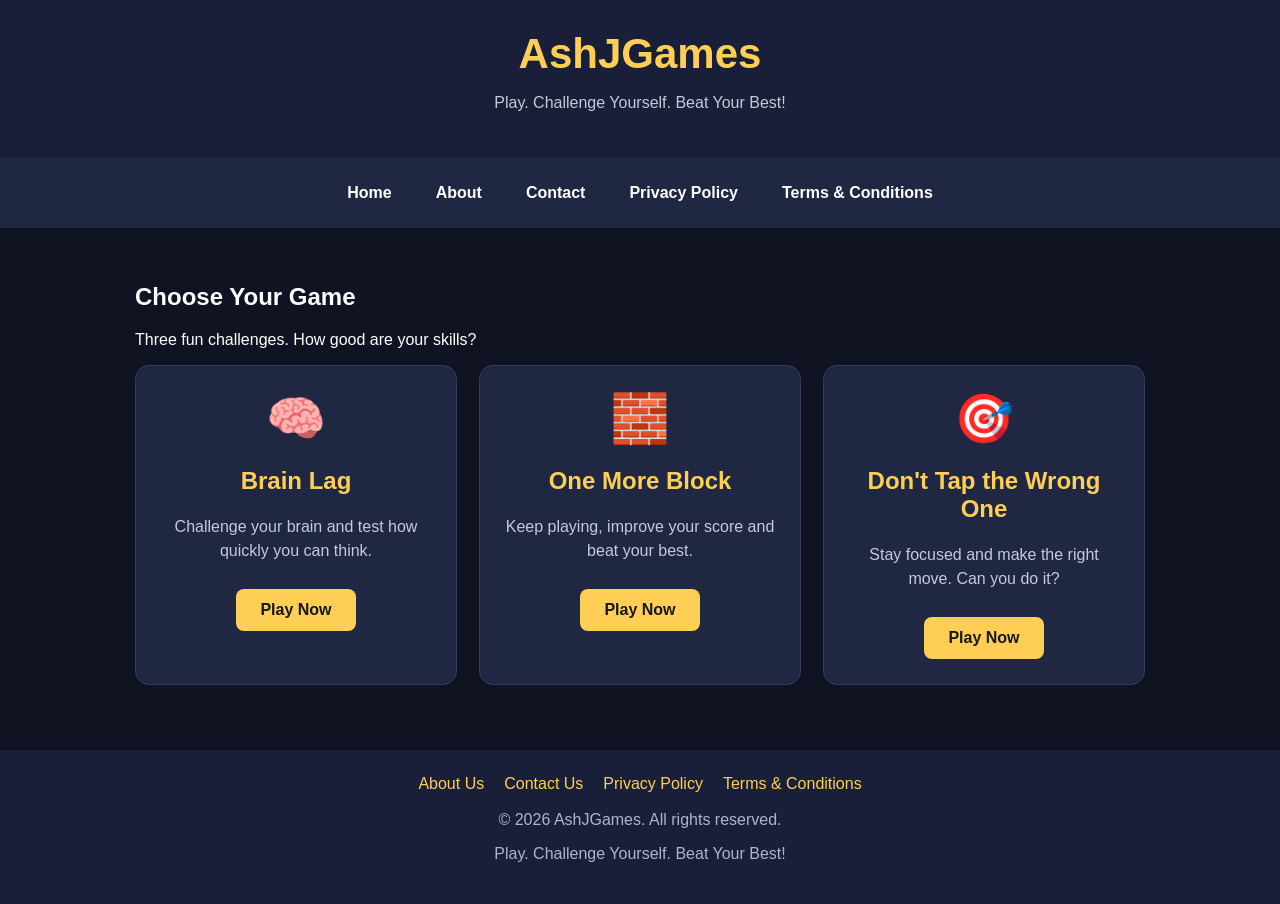
<file: index.html>
<!DOCTYPE html>
<html lang="en">
<head>
    <meta charset="UTF-8">
    <meta name="viewport" content="width=device-width, initial-scale=1.0">

    <title>AshJGames - Free Online Mini Games</title>

    <meta name="description"
          content="Play fun and challenging free online mini games at AshJGames. Test your brain, improve your skills and have fun!">

    <style>
        * {
            box-sizing: border-box;
        }

        body {
            margin: 0;
            font-family: Arial, sans-serif;
            background: #101322;
            color: white;
        }

        header {
            text-align: center;
            padding: 30px 15px;
            background: #191f38;
        }

        header h1 {
            font-size: 42px;
            margin: 0 0 10px;
            color: #ffcf55;
        }

        header p {
            color: #c5c9dc;
        }

        /* Navigation Bar */
        nav {
            display: flex;
            justify-content: center;
            flex-wrap: wrap;
            gap: 12px;
            padding: 16px 10px;
            background: #202743;
        }

        nav a {
            color: white;
            text-decoration: none;
            padding: 10px 16px;
            border-radius: 6px;
            font-weight: bold;
        }

        nav a:hover {
            background: #ffcf55;
            color: #171717;
        }

        main {
            max-width: 1050px;
            margin: auto;
            padding: 35px 20px;
        }

        .games {
            display: grid;
            grid-template-columns: repeat(auto-fit, minmax(230px, 1fr));
            gap: 22px;
        }

        .game-card {
            background: #202743;
            border: 1px solid #343d60;
            border-radius: 14px;
            padding: 25px;
            text-align: center;
        }

        .game-card .emoji {
            font-size: 48px;
        }

        .game-card h2 {
            color: #ffcf55;
        }

        .game-card p {
            color: #c5c9dc;
            line-height: 1.5;
        }

        .play-button {
            display: inline-block;
            padding: 12px 24px;
            background: #ffcf55;
            color: #171717;
            text-decoration: none;
            font-weight: bold;
            border-radius: 8px;
            margin-top: 10px;
        }

        .play-button:hover {
            background: #ffe39a;
        }

        /* Footer */
        footer {
            text-align: center;
            padding: 25px 15px;
            color: #aeb4cc;
            background: #191f38;
            margin-top: 30px;
        }

        .footer-links {
            display: flex;
            justify-content: center;
            flex-wrap: wrap;
            gap: 20px;
            margin-bottom: 18px;
        }

        .footer-links a {
            color: #ffcf55;
            text-decoration: none;
        }

        .footer-links a:hover {
            text-decoration: underline;
        }

        @media (max-width: 480px) {
            header h1 {
                font-size: 32px;
            }

            nav {
                gap: 5px;
            }

            nav a {
                padding: 9px 10px;
                font-size: 14px;
            }
        }
    </style>
</head>

<body>

<header>
    <h1>AshJGames</h1>
    <p>Play. Challenge Yourself. Beat Your Best!</p>
</header>

<!-- Main Navigation -->
<nav>
    <a href="index.html">Home</a>
    <a href="about.html">About</a>
    <a href="contact.html">Contact</a>
    <a href="privacy-policy.html">Privacy Policy</a>
    <a href="terms.html">Terms & Conditions</a>
</nav>

<main>
    <h2>Choose Your Game</h2>
    <p>Three fun challenges. How good are your skills?</p>

    <section class="games">

        <div class="game-card">
            <div class="emoji">🧠</div>
            <h2>Brain Lag</h2>
            <p>Challenge your brain and test how quickly you can think.</p>
            <a class="play-button" href="brain-lag/index.html">
                Play Now
            </a>
        </div>

        <div class="game-card">
            <div class="emoji">🧱</div>
            <h2>One More Block</h2>
            <p>Keep playing, improve your score and beat your best.</p>
            <a class="play-button" href="one-more-block/index.html">
                Play Now
            </a>
        </div>

        <div class="game-card">
            <div class="emoji">🎯</div>
            <h2>Don't Tap the Wrong One</h2>
            <p>Stay focused and make the right move. Can you do it?</p>
            <a class="play-button" href="dont-tap-the-wrong-one/index.html">
                Play Now
            </a>
        </div>

    </section>
</main>

<footer>

    <div class="footer-links">
        <a href="about.html">About Us</a>
        <a href="contact.html">Contact Us</a>
        <a href="privacy-policy.html">Privacy Policy</a>
        <a href="terms.html">Terms & Conditions</a>
    </div>

    <p>© 2026 AshJGames. All rights reserved.</p>

    <p>Play. Challenge Yourself. Beat Your Best!</p>

</footer>

</body>
</html>
</file>
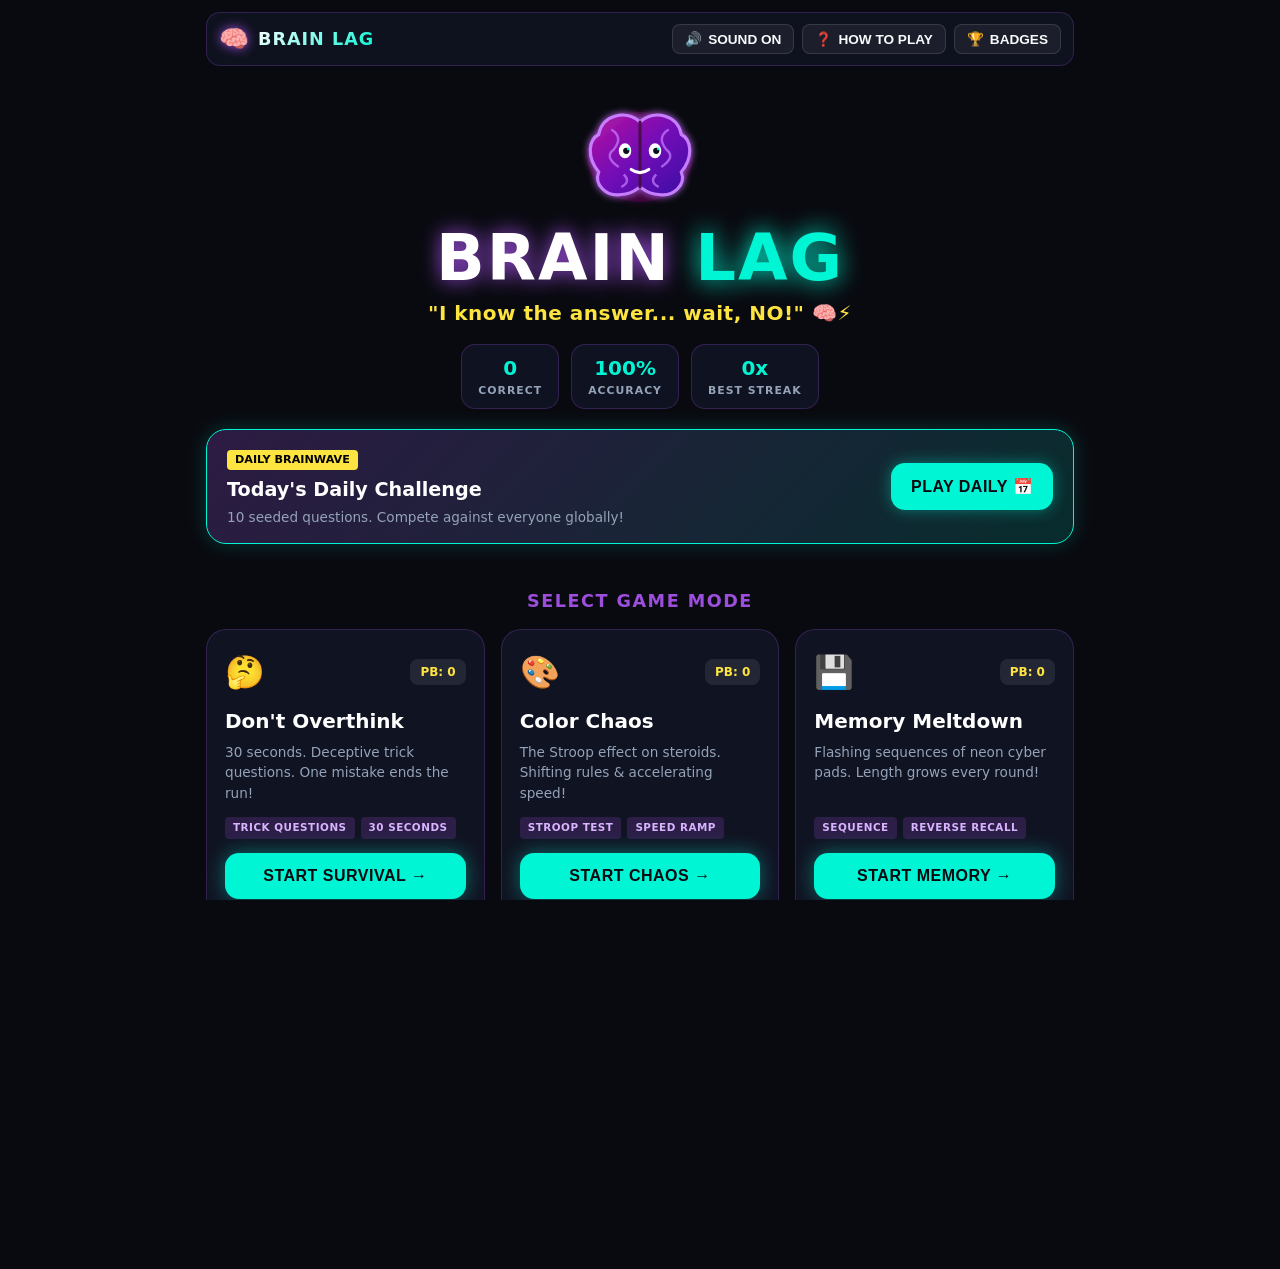
<file: brain-lag/index.html>
<!DOCTYPE html>
<html lang="en">
<head>
  <meta charset="UTF-8">
  <meta name="viewport" content="width=device-width, initial-scale=1.0, maximum-scale=1.0, user-scalable=no, viewport-fit=cover">
  <meta name="theme-color" content="#0d0f18">
  <meta name="apple-mobile-web-app-capable" content="yes">
  <meta name="apple-mobile-web-app-status-bar-style" content="black-translucent">
  <meta name="description" content="BRAIN LAG - The viral, addictive reflex, trick question, and brain puzzle mini-game. Outsmart the tricks and beat your friends!">

  <title>BRAIN LAG 🧠⚡ The Viral Brain Puzzle Game</title>

  <!-- PWA Manifest -->
  <link rel="manifest" href="manifest.json">
  <link rel="icon" type="image/svg+xml" href="icons/brain-icon.svg">
  
  <!-- Stylesheets -->
  <link rel="stylesheet" href="css/styles.css">
</head>
<body class="theme-cyber-neon">

  <!-- Background Canvas for Particles, Confetti & Synapse Sparks -->
  <canvas id="particles-canvas"></canvas>

  <!-- App Wrapper -->
  <div id="app-root">

    <!-- Top Navigation Bar -->
    <header class="top-nav">
      <div class="nav-brand">
        <span class="nav-logo-icon">🧠</span>
        <span class="nav-logo-text">BRAIN LAG</span>
      </div>
      <div class="nav-actions">
        <button id="btn-sound-toggle" class="nav-btn" aria-label="Toggle Sound" title="Sound Settings">
          🔊 <span class="nav-btn-text">SOUND ON</span>
        </button>
        <button id="btn-open-howtoplay" class="nav-btn" aria-label="How to play" title="How to play">
          ❓ <span class="nav-btn-text">HOW TO PLAY</span>
        </button>
        <button id="btn-open-achievements" class="nav-btn" aria-label="Achievements" title="Achievements">
          🏆 <span class="nav-btn-text">BADGES</span>
        </button>
      </div>
    </header>

    <!-- ========================================== -->
    <!-- SCREEN 1: HOME SCREEN                      -->
    <!-- ========================================== -->
    <section id="screen-home" class="game-screen screen-active">
      <div class="home-hero">
        <div class="mascot-wrapper">
          <div id="brain-mascot-container" class="mascot-display"></div>
        </div>

        <h1 class="game-title">
          <span class="title-brain">BRAIN</span>
          <span class="title-lag">LAG</span>
        </h1>
        <p class="game-tagline">"I know the answer... wait, NO!" 🧠⚡</p>

        <!-- Global Player Snapshot -->
        <div class="player-stats-bar">
          <div class="stat-pill">
            <span class="stat-val" id="stat-total-correct">0</span>
            <span class="stat-lbl">CORRECT</span>
          </div>
          <div class="stat-pill">
            <span class="stat-val" id="stat-overall-accuracy">100%</span>
            <span class="stat-lbl">ACCURACY</span>
          </div>
          <div class="stat-pill">
            <span class="stat-val" id="stat-best-streak">0x</span>
            <span class="stat-lbl">BEST STREAK</span>
          </div>
        </div>

        <!-- Featured Daily Challenge Banner -->
        <div class="daily-hero-card" id="btn-open-daily">
          <div class="daily-left">
            <span class="daily-badge">DAILY BRAINWAVE</span>
            <h3>Today's Daily Challenge</h3>
            <p>10 seeded questions. Compete against everyone globally!</p>
          </div>
          <div class="daily-right">
            <button class="game-btn daily-play-btn">PLAY DAILY 📅</button>
          </div>
        </div>
      </div>

      <!-- Mode Selector -->
      <div class="modes-section">
        <h2 class="section-title">SELECT GAME MODE</h2>
        <div class="mode-cards-grid">

          <!-- Mode 1: Don't Overthink -->
          <div class="mode-card" data-start-mode="overthink">
            <div class="mode-card-header">
              <span class="mode-icon">🤔</span>
              <span class="mode-high-pill" data-high-score-for="overthink">PB: 0</span>
            </div>
            <h3>Don't Overthink</h3>
            <p>30 seconds. Deceptive trick questions. One mistake ends the run!</p>
            <div class="mode-tags">
              <span class="tag">TRICK QUESTIONS</span>
              <span class="tag">30 SECONDS</span>
            </div>
            <button class="game-btn primary mode-play-btn">START SURVIVAL →</button>
          </div>

          <!-- Mode 2: Color Chaos -->
          <div class="mode-card" data-start-mode="colorchaos">
            <div class="mode-card-header">
              <span class="mode-icon">🎨</span>
              <span class="mode-high-pill" data-high-score-for="colorchaos">PB: 0</span>
            </div>
            <h3>Color Chaos</h3>
            <p>The Stroop effect on steroids. Shifting rules & accelerating speed!</p>
            <div class="mode-tags">
              <span class="tag">STROOP TEST</span>
              <span class="tag">SPEED RAMP</span>
            </div>
            <button class="game-btn primary mode-play-btn">START CHAOS →</button>
          </div>

          <!-- Mode 3: Memory Meltdown -->
          <div class="mode-card" data-start-mode="memory">
            <div class="mode-card-header">
              <span class="mode-icon">💾</span>
              <span class="mode-high-pill" data-high-score-for="memory">PB: 0</span>
            </div>
            <h3>Memory Meltdown</h3>
            <p>Flashing sequences of neon cyber pads. Length grows every round!</p>
            <div class="mode-tags">
              <span class="tag">SEQUENCE</span>
              <span class="tag">REVERSE RECALL</span>
            </div>
            <button class="game-btn primary mode-play-btn">START MEMORY →</button>
          </div>

          <!-- Mode 4: Reflex Rush -->
          <div class="mode-card" data-start-mode="reflex">
            <div class="mode-card-header">
              <span class="mode-icon">⚡</span>
              <span class="mode-high-pill" data-high-score-for="reflex">PB: 0</span>
            </div>
            <h3>Reflex Rush</h3>
            <p>Split-second reaction tests. Dodge fake decoys & clock millisecond taps!</p>
            <div class="mode-tags">
              <span class="tag">REACTION</span>
              <span class="tag">MS TIMING</span>
            </div>
            <button class="game-btn primary mode-play-btn">START REFLEX →</button>
          </div>

          <!-- Mode 5: Brain Destroyer -->
          <div class="mode-card mode-destroyer-card" data-start-mode="destroyer">
            <div class="mode-card-header">
              <span class="mode-icon">💀</span>
              <span class="mode-high-pill" data-high-score-for="destroyer">PB: 0</span>
            </div>
            <h3>Brain Destroyer</h3>
            <p>The ultimate cognitive nightmare. All modes mixed with inverted rules!</p>
            <div class="mode-tags">
              <span class="tag tag-danger">EXTREME</span>
              <span class="tag">INVERTED RULES</span>
            </div>
            <button class="game-btn danger mode-play-btn">ENTER GAUNTLET 🔥</button>
          </div>

        </div>
      </div>
    </section>

    <!-- ========================================== -->
    <!-- SCREEN 2: GAMEPLAY SCREEN                  -->
    <!-- ========================================== -->
    <section id="screen-game" class="game-screen hidden">
      <!-- HUD Header -->
      <div class="game-hud">
        <div class="hud-top-row">
          <button id="btn-pause-game" class="hud-btn-back" title="Return to Menu">✕</button>
          <div id="hud-mode-title" class="hud-mode-pill">DON'T OVERTHINK</div>
          <div id="hud-streak-badge" class="hud-streak-pill">⚡ 0x</div>
        </div>

        <div class="hud-score-row">
          <div class="hud-score-group">
            <span class="hud-score-label">SCORE</span>
            <span id="hud-score" class="hud-score-number">0</span>
          </div>
          <div id="hud-challenge-target" class="hud-target-pill hidden">
            TARGET: <span>850</span>
          </div>
          <div class="hud-streak-group">
            <span class="hud-streak-label">STREAK</span>
            <span id="hud-streak" class="hud-streak-number">0x</span>
          </div>
        </div>

        <!-- Timer Bar -->
        <div class="timer-bar-track">
          <div id="hud-timer-bar" class="timer-bar-fill"></div>
        </div>
      </div>

      <!-- Main Question Arena Card -->
      <div class="game-arena-card">
        <div id="question-category" class="question-category-tag">TRICK QUESTION</div>
        <h2 id="question-prompt" class="question-prompt-text">Loading question...</h2>

        <!-- Interactive Question Content (Text, Stroop Box, Memory Rune, or Reflex Target) -->
        <div id="question-content-box" class="question-content-area"></div>

        <!-- Options Container (Buttons or Grid) -->
        <div id="options-container" class="options-grid"></div>
      </div>
    </section>

    <!-- ========================================== -->
    <!-- SCREEN 3: GAME OVER SCREEN                 -->
    <!-- ========================================== -->
    <section id="screen-gameover" class="game-screen hidden">
      <div class="gameover-card">
        <div id="go-new-record-badge" class="new-record-banner hidden">
          🎉 NEW PERSONAL BEST! 🎉
        </div>

        <div id="go-challenger-result" class="challenger-result-banner hidden"></div>

        <span class="go-header-tag">ROUND COMPLETED</span>
        <div class="go-score-box">
          <span class="go-score-label">FINAL SCORE</span>
          <h1 id="go-final-score" class="go-score-value">0</h1>
        </div>

        <div class="go-diagnosis-box">
          <h3 id="go-diag-title">DIAGNOSIS: NEURONS ON VACATION</h3>
          <p id="go-diag-quote">"Your brain needs a critical software update!"</p>
        </div>

        <!-- Detailed Stat Pillars -->
        <div class="go-stats-grid">
          <div class="go-stat-item">
            <span class="go-stat-val" id="go-accuracy">0%</span>
            <span class="go-stat-lbl">ACCURACY</span>
          </div>
          <div class="go-stat-item">
            <span class="go-stat-val" id="go-streak">0x</span>
            <span class="go-stat-lbl">MAX STREAK</span>
          </div>
          <div class="go-stat-item">
            <span class="go-stat-val" id="go-correct">0</span>
            <span class="go-stat-lbl">CORRECT</span>
          </div>
        </div>

        <!-- Action Buttons -->
        <div class="go-actions">
          <button id="go-btn-replay" class="game-btn primary pulse-btn">PLAY AGAIN ↺</button>
          <button id="go-btn-share" class="game-btn share-btn">CHALLENGE FRIENDS 📢</button>
          <button id="go-btn-download-card" class="game-btn secondary">SAVE SCORE CARD 🖼️</button>
          <button id="go-btn-home" class="game-btn text-btn">RETURN TO HOME 🏠</button>
        </div>
      </div>
    </section>

    <!-- ========================================== -->
    <!-- MODAL: HOW TO PLAY                         -->
    <!-- ========================================== -->
    <div id="modal-howtoplay" class="modal-overlay hidden">
      <div class="modal-backdrop"></div>
      <div class="modal-card">
        <button class="modal-close-btn" title="Close">✕</button>
        <h2>HOW TO PLAY BRAIN LAG 🧠</h2>
        <div class="modal-body-scroll">
          <div class="help-item">
            <h4>1. Your First Instinct is Usually Wrong!</h4>
            <p>Every question, visual clue, and prompt is designed to trigger your automatic brain reflexes. Read carefully before clicking!</p>
          </div>
          <div class="help-item">
            <h4>2. Combos Multiply Your Points</h4>
            <p>Stack consecutive correct answers to trigger Combo Multipliers (up to 3x!). 5 in a row awards blazing bonus points.</p>
          </div>
          <div class="help-item">
            <h4>3. Five Playable Modes</h4>
            <p><strong>Don't Overthink:</strong> 30s trick question speedrun.<br>
            <strong>Color Chaos:</strong> Stroop color word confusion.<br>
            <strong>Memory Meltdown:</strong> Cyber-pad sequence recall.<br>
            <strong>Reflex Rush:</strong> Millisecond visual reaction tests.<br>
            <strong>Brain Destroyer:</strong> Gauntlet of inverted rules & tricks.</p>
          </div>
          <div class="help-item">
            <h4>4. Challenge Friends</h4>
            <p>Generate shareable score cards and send direct challenge links. Friends will see your ghost score in their run!</p>
          </div>
          <div class="help-item">
            <h4>5. Keyboard Shortcuts</h4>
            <p>Use keys <kbd>1</kbd>, <kbd>2</kbd>, <kbd>3</kbd>, and <kbd>4</kbd> on desktop keyboards to answer rapidly.</p>
          </div>
        </div>
        <button class="game-btn primary modal-confirm-btn modal-close-btn">GOT IT, LET'S PLAY!</button>
      </div>
    </div>

    <!-- ========================================== -->
    <!-- MODAL: ACHIEVEMENTS & BADGES               -->
    <!-- ========================================== -->
    <div id="modal-achievements" class="modal-overlay hidden">
      <div class="modal-backdrop"></div>
      <div class="modal-card modal-wide">
        <button class="modal-close-btn" title="Close">✕</button>
        <h2>ACHIEVEMENTS & BADGES 🏆</h2>
        <p class="modal-subtitle">Unlock badges and unique cyber themes by crushing brain challenges!</p>
        <div class="achievements-scroll-area">
          <div id="achievements-grid" class="achievements-grid"></div>
        </div>
        <button class="game-btn primary modal-confirm-btn modal-close-btn">CLOSE</button>
      </div>
    </div>

    <!-- ========================================== -->
    <!-- MODAL: DAILY CHALLENGE                     -->
    <!-- ========================================== -->
    <div id="modal-daily" class="modal-overlay hidden">
      <div class="modal-backdrop"></div>
      <div class="modal-card">
        <button class="modal-close-btn" title="Close">✕</button>
        <span class="modal-badge-tag">DAILY BRAIN CHALLENGE</span>
        <h2 id="daily-streak-count">1 DAY STREAK 🔥</h2>
        <p id="daily-status-msg">10 fixed puzzles generated for today. Everyone in the world gets the exact same questions!</p>
        
        <div class="daily-reward-box">
          <div class="daily-reward-item">
            <span class="reward-icon">📅</span>
            <span>Daily Streak Login Bonus</span>
          </div>
          <div class="daily-reward-item">
            <span class="reward-icon">🏆</span>
            <span>Global Daily Comparison</span>
          </div>
        </div>

        <button id="btn-start-daily-challenge" class="game-btn primary pulse-btn">START TODAY'S CHALLENGE 🧠</button>
      </div>
    </div>

    <!-- ========================================== -->
    <!-- MODAL: FRIEND CHALLENGE INCOMING           -->
    <!-- ========================================== -->
    <div id="modal-challenge-banner" class="modal-overlay hidden">
      <div class="modal-backdrop"></div>
      <div class="modal-card">
        <span class="modal-badge-tag" style="background: #ff0054; color: #fff;">CHALLENGE INCOMING! 🔥</span>
        <h2><span id="challenge-sender-name">A FRIEND</span> HAS CHALLENGED YOU!</h2>
        <p>They scored <strong id="challenge-target-score" style="color:#00f5d4; font-size:1.4rem;">850</strong> in <span id="challenge-mode-name">DON'T OVERTHINK</span>!</p>
        <p>Think your brain is faster, sharper, and less prone to lagging? Prove it now!</p>
        
        <button id="btn-accept-challenge" class="game-btn primary pulse-btn">ACCEPT THE CHALLENGE! ⚔️</button>
      </div>
    </div>

    <!-- ========================================== -->
    <!-- MODAL: LAG EXPLANATION OVERLAY             -->
    <!-- ========================================== -->
    <div id="modal-explanation" class="modal-overlay hidden">
      <div class="modal-backdrop"></div>
      <div class="lag-explanation-card">
        <div class="lag-card-header">
          <span class="lag-warning-icon">⚠️</span>
          <h3 id="explanation-reason">BRAIN LAGGED!</h3>
        </div>
        <p id="explanation-text" class="lag-explanation-text">Explanation goes here.</p>
        <button id="btn-explanation-continue" class="game-btn primary">CONTINUE →</button>
      </div>
    </div>

  </div>

  <!-- Scripts -->
  <script src="js/questions.js"></script>
  <script src="js/audio.js"></script>
  <script src="js/storage.js"></script>
  <script src="js/particles.js"></script>
  <script src="js/share.js"></script>
  <script src="js/modes/overthink.js"></script>
  <script src="js/modes/colorchaos.js"></script>
  <script src="js/modes/memory.js"></script>
  <script src="js/modes/reflex.js"></script>
  <script src="js/modes/destroyer.js"></script>
  <script src="js/modes/daily.js"></script>
  <script src="js/app.js"></script>
</body>
</html>
</file>
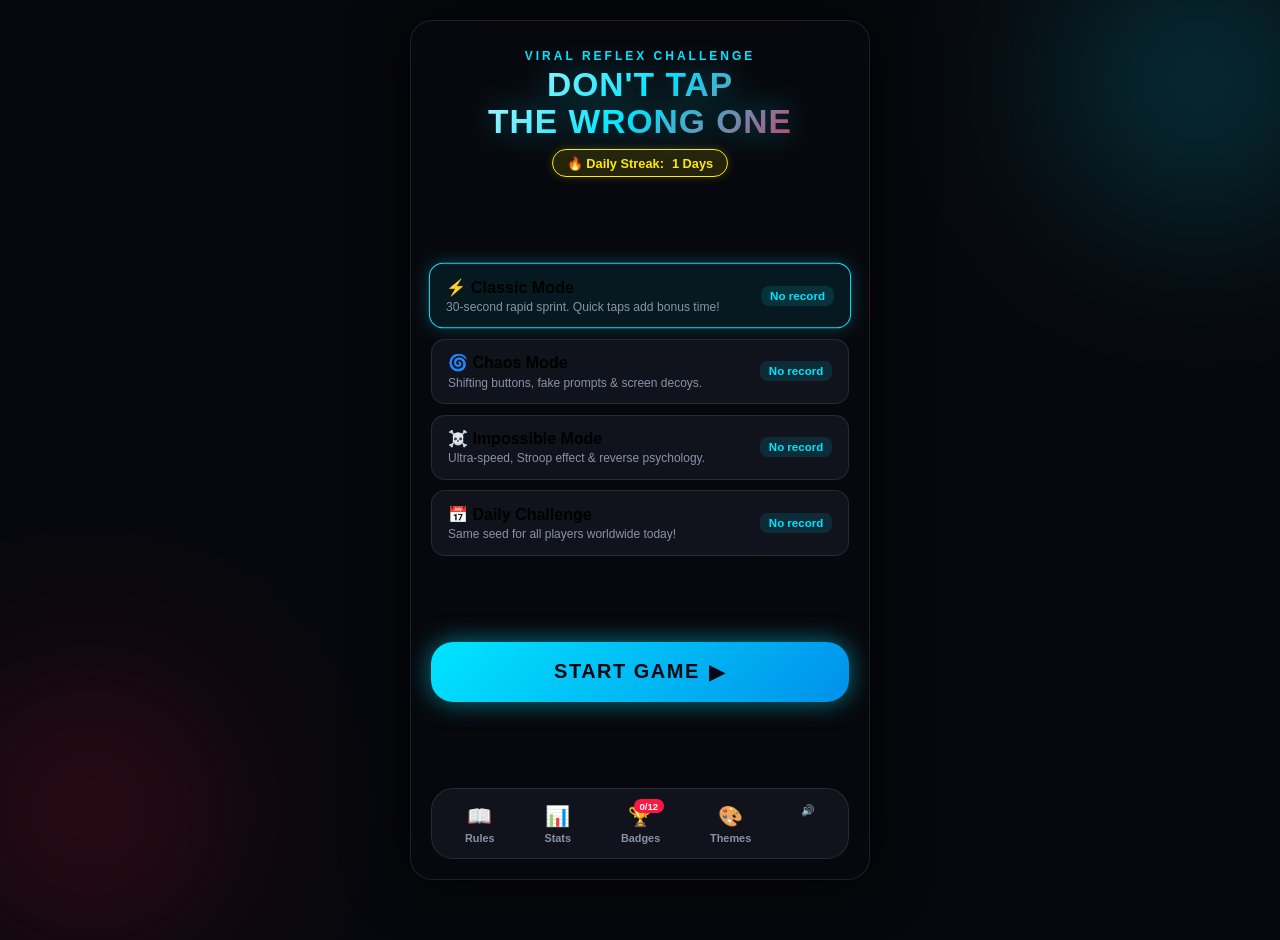
<file: dont-tap-the-wrong-one/index.html>
<!DOCTYPE html>
<html lang="en">
<head>
  <meta charset="UTF-8">
  <meta name="viewport" content="width=device-width, initial-scale=1.0, maximum-scale=1.0, user-scalable=no, viewport-fit=cover">
  <title>DON'T TAP THE WRONG ONE | Viral Mobile Mini-Game</title>
  
  <!-- SEO & Social Open Graph -->
  <meta name="description" content="A fast-paced, addictive, brain-melting reflex game. Follow the commands, avoid the tricks, and don't tap the wrong color!">
  <meta name="theme-color" content="#07080d">
  <meta name="apple-mobile-web-app-capable" content="yes">
  <meta name="apple-mobile-web-app-status-bar-style" content="black-translucent">
  <meta name="apple-mobile-web-app-title" content="Don't Tap">

  <!-- Open Graph / Viral Sharing -->
  <meta property="og:title" content="DON'T TAP THE WRONG ONE">
  <meta property="og:description" content="Can your brain keep up? Play the ultimate viral reflex challenge now!">
  <meta property="og:type" content="website">

  <!-- Favicons & Manifest -->
  <link rel="icon" type="image/svg+xml" href="icons/icon.svg">
  <link rel="apple-touch-icon" href="icons/icon.svg">
  <link rel="manifest" href="manifest.json">

  <!-- Stylesheets -->
  <link rel="stylesheet" href="css/main.css">
  <link rel="stylesheet" href="css/components.css">
  <link rel="stylesheet" href="css/animations.css">
</head>
<body>
  <!-- Ambient background glow elements -->
  <div class="ambient-glow-1"></div>
  <div class="ambient-glow-2"></div>

  <!-- Toast Container -->
  <div id="toastContainer" class="toast-container" aria-live="polite"></div>

  <!-- Confetti Canvas -->
  <canvas id="confettiCanvas" class="confetti-canvas"></canvas>

  <div id="app">
    <!-- ================= SCREEN 1: WELCOME SCREEN ================= -->
    <section id="welcomeScreen" class="screen active">
      <div class="welcome-container">
        <!-- Header -->
        <header class="welcome-header">
          <p class="logo-tagline">Viral Reflex Challenge</p>
          <h1 class="game-logo">DON'T TAP<br>THE WRONG ONE</h1>
          <div class="daily-streak-badge">
            <span>🔥 Daily Streak:</span>
            <span id="dailyStreakCount">1 Day</span>
          </div>
        </header>

        <!-- Friend Challenge Banner (dynamically displayed if challenge URL opened) -->
        <div id="challengeNotice" class="challenge-notice-banner hidden">
          <span id="challengeNoticeText">⚔️ Friend Challenge Incoming!</span>
        </div>

        <!-- Mode Selection Selector -->
        <div class="modes-selector" role="radiogroup" aria-label="Game Mode">
          <!-- Classic Mode -->
          <button type="button" class="mode-card selected" data-mode="classic" role="radio" aria-checked="true">
            <div class="mode-info">
              <h3>⚡ Classic Mode</h3>
              <p>30-second rapid sprint. Quick taps add bonus time!</p>
            </div>
            <span class="mode-best-val">Best: 0</span>
          </button>

          <!-- Chaos Mode -->
          <button type="button" class="mode-card" data-mode="chaos" role="radio" aria-checked="false">
            <div class="mode-info">
              <h3>🌀 Chaos Mode</h3>
              <p>Shifting buttons, fake prompts & screen decoys.</p>
            </div>
            <span class="mode-best-val">Best: 0</span>
          </button>

          <!-- Impossible Mode -->
          <button type="button" class="mode-card" data-mode="impossible" role="radio" aria-checked="false">
            <div class="mode-info">
              <h3>☠️ Impossible Mode</h3>
              <p>Ultra-speed, Stroop effect & reverse psychology.</p>
            </div>
            <span class="mode-best-val">Best: 0</span>
          </button>

          <!-- Daily Challenge -->
          <button type="button" class="mode-card" data-mode="daily" role="radio" aria-checked="false">
            <div class="mode-info">
              <h3>📅 Daily Challenge</h3>
              <p>Same seed for all players worldwide today!</p>
            </div>
            <span class="mode-best-val">Best: 0</span>
          </button>
        </div>

        <!-- Play Primary CTA -->
        <button id="btnPlay" class="btn-play-primary" type="button">
          <span>START GAME</span>
          <span>▶</span>
        </button>

        <!-- Quick Icon Bar -->
        <nav class="quick-nav-bar" aria-label="Quick Actions">
          <button id="btnHowToPlay" class="btn-icon-nav" type="button">
            <span class="nav-icon">📖</span>
            <span>Rules</span>
          </button>
          <button id="btnStats" class="btn-icon-nav" type="button">
            <span class="nav-icon">📊</span>
            <span>Stats</span>
          </button>
          <button id="btnAchievements" class="btn-icon-nav" type="button">
            <span class="nav-icon">🏆</span>
            <span>Badges</span>
            <span id="achievementsCountBadge" class="count-badge">0/12</span>
          </button>
          <button id="btnThemes" class="btn-icon-nav" type="button">
            <span class="nav-icon">🎨</span>
            <span>Themes</span>
          </button>
          <button id="btnSound" class="btn-icon-nav" type="button" aria-label="Audio Toggle">
            <span class="nav-icon">🔊</span>
            <span>Audio</span>
          </button>
        </nav>
      </div>
    </section>

    <!-- ================= SCREEN 2: GAMEPLAY SCREEN ================= -->
    <section id="gameplayScreen" class="screen hidden">
      <div class="gameplay-container">
        <!-- Top HUD -->
        <div class="hud-header">
          <div class="hud-item">
            <span class="hud-label">Score</span>
            <span id="hudScore" class="hud-value">0</span>
          </div>

          <div class="hud-item">
            <span class="hud-label">Streak</span>
            <span id="hudStreak" class="hud-value">0</span>
          </div>

          <div class="hud-item">
            <span id="hudMultiplier" class="hud-multiplier-pill">x1.0</span>
          </div>

          <div class="hud-item">
            <span id="hudModeBadge" class="hud-label">CLASSIC</span>
          </div>

          <button id="btnPause" class="btn-hud-control" type="button" aria-label="Exit Game">✕</button>
        </div>

        <!-- Timer Bar -->
        <div class="timer-container">
          <span id="timerText" class="timer-text-pill">30.0s</span>
          <div id="timerProgress" class="timer-progress"></div>
        </div>

        <!-- Floating Points Popup Anchor -->
        <div id="floatingScoreContainer" class="floating-score-container"></div>

        <!-- Combo Milestone Pop Banner -->
        <div id="comboMilestoneBanner" class="combo-milestone-banner hidden"></div>

        <!-- Instruction Prompt Card -->
        <div id="instructionCard" class="instruction-card">
          <div id="instructionText" class="instruction-text">Tap RED</div>
          <div id="stroopWordContainer"></div>
          <div id="instructionSubtext" class="instruction-subtext"></div>
        </div>

        <!-- Dynamic Buttons Grid (2x2 or 2x3) -->
        <div id="buttonGrid" class="button-grid buttons-4">
          <!-- Dynamically populated by UI engine -->
        </div>
      </div>
    </section>

    <!-- ================= SCREEN 3: GAME OVER SCREEN ================= -->
    <section id="gameOverScreen" class="screen hidden">
      <div class="game-over-container">
        <!-- Header -->
        <div class="go-header">
          <h2 class="go-title">ROUND OVER</h2>
          <div id="goNewBestBanner" class="go-new-best hidden">👑 NEW PERSONAL BEST!</div>
        </div>

        <!-- Score counter -->
        <div class="go-score-display">
          <div id="goScore" class="go-score-val">0</div>
          <p class="go-score-label">Points Scored</p>
        </div>

        <!-- Roast / Praise Card -->
        <div class="go-roast-card">
          <h3 id="goRoastTitle" class="go-roast-title">BRAIN DISCONNECTED</h3>
          <p id="goRoastText" class="go-roast-text">"Your finger betrayed you!"</p>
          <p id="goExplanation" class="go-explanation-text"></p>
        </div>

        <!-- Stats Chips -->
        <div class="go-stats-row">
          <div class="go-stat-chip">
            <div class="chip-label">Max Streak</div>
            <div id="goStreak" class="chip-val">🔥 0</div>
          </div>
          <div class="go-stat-chip">
            <div class="chip-label">Accuracy</div>
            <div id="goAccuracy" class="chip-val">🎯 100%</div>
          </div>
          <div class="go-stat-chip">
            <div class="chip-label">Best Reflex</div>
            <div id="goReflex" class="chip-val">⚡ 320ms</div>
          </div>
        </div>

        <!-- Action Stack -->
        <div class="go-actions-stack">
          <button id="btnPlayAgain" class="btn-go-action btn-go-primary" type="button">
            <span>PLAY AGAIN</span>
            <span>🔄</span>
          </button>

          <button id="btnShareScore" class="btn-go-action btn-go-share" type="button">
            <span>SHARE SCORE</span>
            <span>🚀</span>
          </button>

          <button id="btnChallengeFriend" class="btn-go-action btn-go-secondary" type="button">
            <span>GENERATE SCORE CARD</span>
            <span>📸</span>
          </button>

          <button id="btnMainMenu" class="btn-go-action btn-go-secondary" type="button">
            <span>MAIN MENU</span>
          </button>
        </div>
      </div>
    </section>

    <!-- ================= MODALS ================= -->

    <!-- How to Play Modal -->
    <div id="howToPlayModal" class="modal-overlay hidden" role="dialog" aria-modal="true" aria-labelledby="rulesTitle">
      <div class="modal-content">
        <div class="modal-header">
          <h3 id="rulesTitle">📖 How to Play</h3>
          <button class="btn-modal-close" type="button" aria-label="Close">✕</button>
        </div>
        <div class="modal-body">
          <div class="guide-rule-card">
            <h4 style="color: var(--neon-cyan)">1. The Golden Rule</h4>
            <p>Read the instruction carefully before tapping. A single wrong tap or running out of time immediately ends your game!</p>
          </div>
          <div class="guide-rule-card">
            <h4 style="color: var(--neon-red)">2. Negative Commands</h4>
            <p>"DON'T tap Blue" or "Tap anything except Green" means <em>any other color button</em> is valid. Avoid the forbidden color!</p>
          </div>
          <div class="guide-rule-card">
            <h4 style="color: var(--neon-yellow)">3. Stroop Effect & Tricks</h4>
            <p>If instructed to tap the <strong>INK COLOR</strong>, look at what color the font glows in, not what word is written!</p>
          </div>
          <div class="guide-rule-card">
            <h4 style="color: var(--neon-green)">4. Combos & Speed Bonus</h4>
            <p>Fast taps (under 350ms) grant extra speed points. Streaks give combo multipliers up to <strong>x4.0</strong>, plus bonus points every 5 streak!</p>
          </div>
          <div class="guide-rule-card">
            <h4 style="color: var(--neon-purple)">5. Game Modes</h4>
            <p><strong>Classic:</strong> 30s endurance run.<br><strong>Chaos:</strong> Shuffling buttons & fake glitch instructions.<br><strong>Impossible:</strong> Brutal sub-second reverse brain-benders.<br><strong>Daily:</strong> Compete on the same seed as the world!</p>
          </div>
        </div>
      </div>
    </div>

    <!-- Stats Dashboard Modal -->
    <div id="statsModal" class="modal-overlay hidden" role="dialog" aria-modal="true" aria-labelledby="statsTitle">
      <div class="modal-content">
        <div class="modal-header">
          <h3 id="statsTitle">📊 Player Statistics</h3>
          <button class="btn-modal-close" type="button" aria-label="Close">✕</button>
        </div>
        <div class="modal-body">
          <div class="stats-grid">
            <div class="stat-box">
              <div id="statTotalGames" class="stat-val">0</div>
              <div class="stat-lbl">Games Played</div>
            </div>
            <div class="stat-box">
              <div id="statBestStreak" class="stat-val">0</div>
              <div class="stat-lbl">Best Streak</div>
            </div>
            <div class="stat-box">
              <div id="statOverallAccuracy" class="stat-val">100%</div>
              <div class="stat-lbl">Overall Accuracy</div>
            </div>
            <div class="stat-box">
              <div id="statFastestReaction" class="stat-val">0ms</div>
              <div class="stat-lbl">Fastest Reflex</div>
            </div>
            <div class="stat-box">
              <div id="statTotalScore" class="stat-val">0</div>
              <div class="stat-lbl">Total Score Earned</div>
            </div>
            <div class="stat-box">
              <div id="statConsecutiveDays" class="stat-val">1 Day</div>
              <div class="stat-lbl">Login Streak</div>
            </div>
          </div>

          <h4 style="margin-top: 0.5rem; font-size: 0.9rem; color: var(--text-muted); text-transform: uppercase;">Mode High Scores</h4>
          <div class="stats-grid">
            <div class="stat-box">
              <div id="statBestClassic" class="stat-val">0</div>
              <div class="stat-lbl">Classic Mode</div>
            </div>
            <div class="stat-box">
              <div id="statBestChaos" class="stat-val">0</div>
              <div class="stat-lbl">Chaos Mode</div>
            </div>
            <div class="stat-box">
              <div id="statBestImpossible" class="stat-val">0</div>
              <div class="stat-lbl">Impossible Mode</div>
            </div>
            <div class="stat-box">
              <div id="statBestDaily" class="stat-val">0</div>
              <div class="stat-lbl">Daily Challenge</div>
            </div>
          </div>
        </div>
      </div>
    </div>

    <!-- Achievements Modal -->
    <div id="achievementsModal" class="modal-overlay hidden" role="dialog" aria-modal="true" aria-labelledby="achTitle">
      <div class="modal-content">
        <div class="modal-header">
          <h3 id="achTitle">🏆 Achievements & Badges</h3>
          <button class="btn-modal-close" type="button" aria-label="Close">✕</button>
        </div>
        <div class="modal-body">
          <div id="achievementsListContainer" class="achievements-list">
            <!-- Populated dynamically -->
          </div>
        </div>
      </div>
    </div>

    <!-- Themes Modal -->
    <div id="themesModal" class="modal-overlay hidden" role="dialog" aria-modal="true" aria-labelledby="themesTitle">
      <div class="modal-content">
        <div class="modal-header">
          <h3 id="themesTitle">🎨 Unlockable Themes</h3>
          <button class="btn-modal-close" type="button" aria-label="Close">✕</button>
        </div>
        <div class="modal-body">
          <div id="themesListContainer" class="themes-list">
            <!-- Populated dynamically -->
          </div>
        </div>
      </div>
    </div>

    <!-- Score Card Preview Modal -->
    <div id="shareCardModal" class="modal-overlay hidden" role="dialog" aria-modal="true" aria-labelledby="shareCardTitle">
      <div class="modal-content">
        <div class="modal-header">
          <h3 id="shareCardTitle">📸 Shareable Score Card</h3>
          <button class="btn-modal-close" type="button" aria-label="Close">✕</button>
        </div>
        <div class="modal-body">
          <div id="scoreCardImageContainer" class="card-preview-container">
            <!-- Generated Canvas PNG injected here -->
          </div>
          <div class="card-actions-row">
            <button id="btnDownloadCard" class="btn-go-action btn-go-primary" type="button">
              <span>Save Image</span>
              <span>💾</span>
            </button>
            <button id="btnCopyChallengeLink" class="btn-go-action btn-go-secondary" type="button">
              <span>Copy Link</span>
              <span>📋</span>
            </button>
          </div>
        </div>
      </div>
    </div>
  </div>

  <!-- Game Scripts (loaded in modular sequence) -->
  <script src="js/audio.js"></script>
  <script src="js/storage.js"></script>
  <script src="js/prompts.js"></script>
  <script src="js/confetti.js"></script>
  <script src="js/cardGenerator.js"></script>
  <script src="js/achievements.js"></script>
  <script src="js/game.js"></script>
  <script src="js/ui.js"></script>
  <script src="js/app.js"></script>
</body>
</html>
</file>
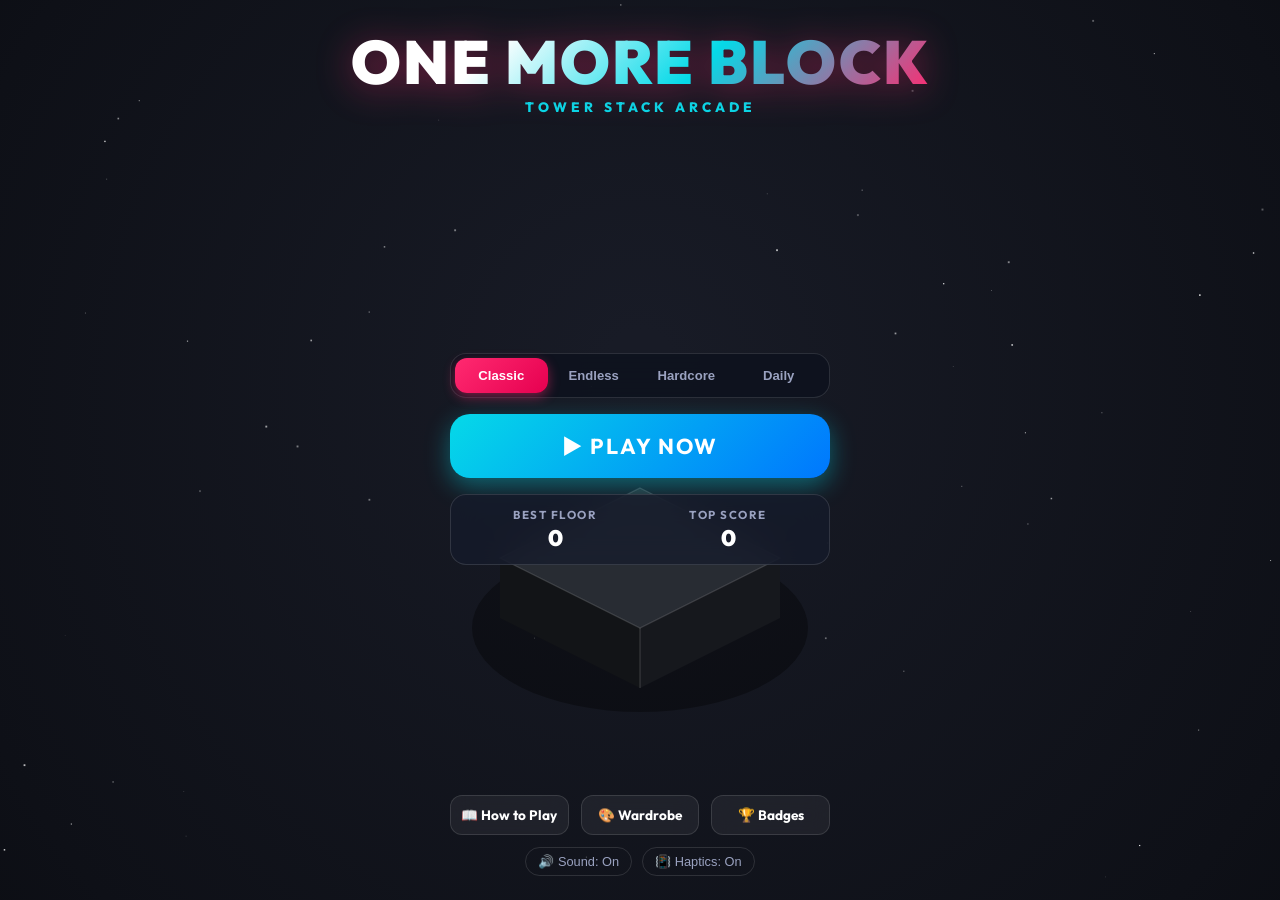
<file: one-more-block/index.html>
<!DOCTYPE html>
<html lang="en">
<head>
  <meta charset="UTF-8">
  <meta name="viewport" content="width=device-width, initial-scale=1.0, maximum-scale=1.0, user-scalable=no, viewport-fit=cover">
  <title>ONE MORE BLOCK — Addictive Isometric Stacking Game</title>

  <!-- SEO & Viral Meta Tags -->
  <meta name="description" content="Build the tallest tower without letting it collapse! A sleek, addictive isometric block-stacking arcade game.">
  <meta name="theme-color" content="#080a12">
  <meta property="og:title" content="ONE MORE BLOCK — Can you build the tallest tower?">
  <meta property="og:description" content="Stack moving blocks with laser precision. Hit combos, unlock custom neon skins, and challenge your friends!">
  <meta property="og:type" content="game">
  <meta property="og:image" content="icons/icon-512.png">
  <meta name="twitter:card" content="summary_large_image">

  <!-- PWA Manifest & Apple Touch -->
  <link rel="manifest" href="manifest.webmanifest">
  <meta name="apple-mobile-web-app-capable" content="yes">
  <meta name="apple-mobile-web-app-status-bar-style" content="black-translucent">
  <meta name="apple-mobile-web-app-title" content="OneMoreBlock">
  <link rel="apple-touch-icon" href="icons/icon-192.png">
  <link rel="icon" type="image/png" href="icons/icon-192.png">

  <!-- Typography: Google Fonts (Outfit & Inter) -->
  <link rel="preconnect" href="https://fonts.googleapis.com">
  <link rel="preconnect" href="https://fonts.gstatic.com" crossorigin>
  <link href="https://fonts.googleapis.com/css2?family=Outfit:wght@400;600;700;800;900&family=Inter:wght@400;600;700&display=swap" rel="stylesheet">

  <!-- Game Styling -->
  <link rel="stylesheet" href="css/style.css">
</head>
<body>
  <div id="appContainer">
    <!-- Isometric 2.5D Game Canvas -->
    <canvas id="gameCanvas"></canvas>

    <!-- UI Overlay Layer -->
    <div id="uiLayer">

      <!-- ==================== HOME SCREEN ==================== -->
      <section id="homeScreen" class="screen active">
        <div class="home-top">
          <div class="game-logo">
            <h1 class="logo-main">ONE MORE BLOCK</h1>
            <div class="logo-subtitle">TOWER STACK ARCADE</div>
          </div>

          <!-- Challenge Banner if opened with ?challenge=XX -->
          <div id="challengeAlertBanner" class="challenge-alert-banner hidden"></div>
        </div>

        <div class="home-center">
          <!-- Game Mode Selector -->
          <div class="mode-selector">
            <button class="mode-btn active" data-mode="classic">Classic</button>
            <button class="mode-btn" data-mode="endless">Endless</button>
            <button class="mode-btn" data-mode="hardcore">Hardcore</button>
            <button class="mode-btn" data-mode="daily">Daily</button>
          </div>

          <!-- Daily challenge status subtitle -->
          <div id="homeDailySubtitle" class="daily-subtitle hidden"></div>

          <!-- Large Play CTA -->
          <button id="btnPlay" class="interactive-btn btn-play-large">
            <span class="play-text">▶ PLAY NOW</span>
          </button>

          <!-- Personal Best Display -->
          <div class="home-stats-card">
            <div class="stat-item">
              <span class="stat-label">Best Floor</span>
              <span id="homeBestFloor" class="stat-value">0</span>
            </div>
            <div class="stat-item">
              <span class="stat-label">Top Score</span>
              <span id="homeBestScore" class="stat-value">0</span>
            </div>
          </div>
        </div>

        <div class="home-bottom">
          <!-- Navigation Pills -->
          <div class="home-nav-row">
            <button id="btnHowToPlay" class="interactive-btn nav-pill-btn">📖 How to Play</button>
            <button id="btnSkins" class="interactive-btn nav-pill-btn">🎨 Wardrobe</button>
            <button id="btnAchievements" class="interactive-btn nav-pill-btn">🏆 Badges</button>
          </div>

          <!-- Settings Toggles -->
          <div class="settings-row">
            <button id="toggleSound" class="btn-setting">🔊 Sound: On</button>
            <button id="toggleHaptics" class="btn-setting">📳 Haptics: On</button>
          </div>
        </div>
      </section>

      <!-- ==================== GAMEPLAY SCREEN ==================== -->
      <section id="gameplayScreen" class="screen">
        <div class="gameplay-hud-top">
          <div class="hud-score-box">
            <div id="hudFloor" class="hud-floor-num">1</div>
            <div class="hud-floor-label">FLOOR</div>
            <div id="hudScore" class="hud-score-val">0</div>
          </div>

          <button id="btnPause" class="interactive-btn hud-btn-pause" title="Pause Game">⏸</button>
        </div>

        <div class="gameplay-hud-center">
          <div id="hudStreak" class="streak-pill hidden">PERFECT x2 🔥</div>
          <div id="activeEventBanner" class="event-banner hidden">⚡ 2X POINTS ACTIVATED</div>
        </div>

        <div class="gameplay-hud-bottom">
          <span>TAP OR SPACEBAR TO DROP BLOCK</span>
        </div>
      </section>

      <!-- ==================== GAME OVER SCREEN ==================== -->
      <section id="gameOverScreen" class="screen">
        <div class="gameover-card">
          <div id="goRecordBadge" class="record-badge hidden">🏆 NEW PERSONAL RECORD!</div>
          <h2 class="gameover-title">GAME OVER</h2>
          <div id="goRating" class="gameover-rating">SKILLED BUILDER</div>

          <div class="gameover-stats-grid">
            <div class="go-stat-box">
              <span class="go-stat-label">Floors Reached</span>
              <span id="goFinalFloor" class="go-stat-val">0</span>
            </div>
            <div class="go-stat-box">
              <span class="go-stat-label">Total Score</span>
              <span id="goFinalScore" class="go-stat-val">0</span>
            </div>
            <div class="go-stat-box">
              <span class="go-stat-label">Personal Best</span>
              <span id="goBestFloor" class="go-stat-val">0</span>
            </div>
            <div class="go-stat-box">
              <span class="go-stat-label">Mode</span>
              <span id="goCurrentMode" class="go-stat-val" style="font-size:1.15rem; color:var(--cyan)">CLASSIC</span>
            </div>
          </div>

          <p id="goQuote" class="gameover-quote">"Just one more block! You can do it!"</p>

          <div class="gameover-actions">
            <button id="btnPlayAgain" class="interactive-btn btn-primary-action">🔄 PLAY AGAIN</button>
            <div class="btn-row">
              <button id="btnChallengeFriends" class="interactive-btn btn-secondary-action">⚔️ Challenge Friend</button>
              <button id="btnShareScore" class="interactive-btn btn-secondary-action">📤 Share Score</button>
            </div>
            <div class="btn-row">
              <button id="btnViewCard" class="interactive-btn btn-secondary-action">🖼️ Score Card</button>
              <button id="btnGoHome" class="interactive-btn btn-secondary-action">🏠 Home</button>
            </div>
          </div>
        </div>
      </section>

    </div><!-- /uiLayer -->

    <!-- ==================== MODALS ==================== -->

    <!-- Pause Modal -->
    <div id="pauseModal" class="modal">
      <div class="modal-content" style="max-width: 340px;">
        <div class="modal-header">
          <h3 class="modal-title">GAME PAUSED</h3>
          <button class="close-modal-btn">&times;</button>
        </div>
        <div class="modal-body" style="gap: 12px;">
          <button id="btnResume" class="interactive-btn btn-primary-action">▶ RESUME</button>
          <button id="btnRestart" class="interactive-btn btn-secondary-action">🔄 RESTART</button>
          <button id="btnQuitHome" class="interactive-btn btn-secondary-action">🏠 MAIN MENU</button>
        </div>
      </div>
    </div>

    <!-- How to Play Modal -->
    <div id="howToPlayModal" class="modal">
      <div class="modal-content">
        <div class="modal-header">
          <h3 class="modal-title">HOW TO PLAY</h3>
          <button class="close-modal-btn">&times;</button>
        </div>
        <div class="modal-body">
          <div class="htp-step">
            <div class="htp-step-num">1</div>
            <div>
              <div class="htp-step-title">Tap to Drop</div>
              <div class="htp-step-desc">Blocks slide back and forth across alternating axes. Tap, click, or press Spacebar to drop the block.</div>
            </div>
          </div>
          <div class="htp-step">
            <div class="htp-step-num">2</div>
            <div>
              <div class="htp-step-title">Precision Slicing</div>
              <div class="htp-step-desc">Any part of the block that overhangs the tower gets sliced off! The remaining platform becomes the base for the next level.</div>
            </div>
          </div>
          <div class="htp-step">
            <div class="htp-step-num">3</div>
            <div>
              <div class="htp-step-title">Perfect Placement Combos</div>
              <div class="htp-step-desc">Align the block perfectly to hear ascending musical chime notes! Hit 5 combos in a row to RECOVER and expand your platform width!</div>
            </div>
          </div>
          <div class="htp-step">
            <div class="htp-step-num">4</div>
            <div>
              <div class="htp-step-title">Special Events & Surprises</div>
              <div class="htp-step-desc">Keep stacking to trigger Slow Motion Focus Time, Double Points, and Golden Blocks!</div>
            </div>
          </div>
        </div>
      </div>
    </div>

    <!-- Wardrobe (Skins & Themes) Modal -->
    <div id="skinsModal" class="modal">
      <div class="modal-content">
        <div class="modal-header">
          <h3 class="modal-title">WARDROBE & THEMES</h3>
          <button class="close-modal-btn">&times;</button>
        </div>
        <div class="modal-body">
          <div class="custom-section-title">BLOCK SKINS</div>
          <div id="skinsList" class="custom-list"></div>

          <div class="custom-section-title" style="margin-top: 14px;">AMBIENT THEMES</div>
          <div id="themesList" class="custom-list"></div>
        </div>
      </div>
    </div>

    <!-- Achievements Modal -->
    <div id="achievementsModal" class="modal">
      <div class="modal-content">
        <div class="modal-header">
          <h3 class="modal-title">ACHIEVEMENT BADGES</h3>
          <button class="close-modal-btn">&times;</button>
        </div>
        <div class="modal-body">
          <div id="achievementsList" class="achievements-grid"></div>
        </div>
      </div>
    </div>

    <!-- Shareable Score Card Modal -->
    <div id="scoreCardModal" class="modal">
      <div class="modal-content">
        <div class="modal-header">
          <h3 class="modal-title">SHAREABLE SCORE CARD</h3>
          <button class="close-modal-btn">&times;</button>
        </div>
        <div class="modal-body" style="align-items: center;">
          <img id="scoreCardImage" class="score-card-preview-img" alt="One More Block Score Card" />
          <button id="btnDownloadCard" class="interactive-btn btn-primary-action" style="margin-top: 10px;">
            📥 SAVE SCORE CARD IMAGE
          </button>
        </div>
      </div>
    </div>

  </div><!-- /appContainer -->

  <!-- Script Modules -->
  <script src="js/audio.js"></script>
  <script src="js/storage.js"></script>
  <script src="js/daily.js"></script>
  <script src="js/particles.js"></script>
  <script src="js/renderer.js"></script>
  <script src="js/game.js"></script>
  <script src="js/share.js"></script>
  <script src="js/main.js"></script>

  <!-- Service Worker Registration for Offline PWA -->
  <script>
    if ('serviceWorker' in navigator) {
      window.addEventListener('load', () => {
        navigator.serviceWorker.register('sw.js').catch(err => {
          console.log('SW registration note:', err);
        });
      });
    }
  </script>
</body>
</html>
</file>
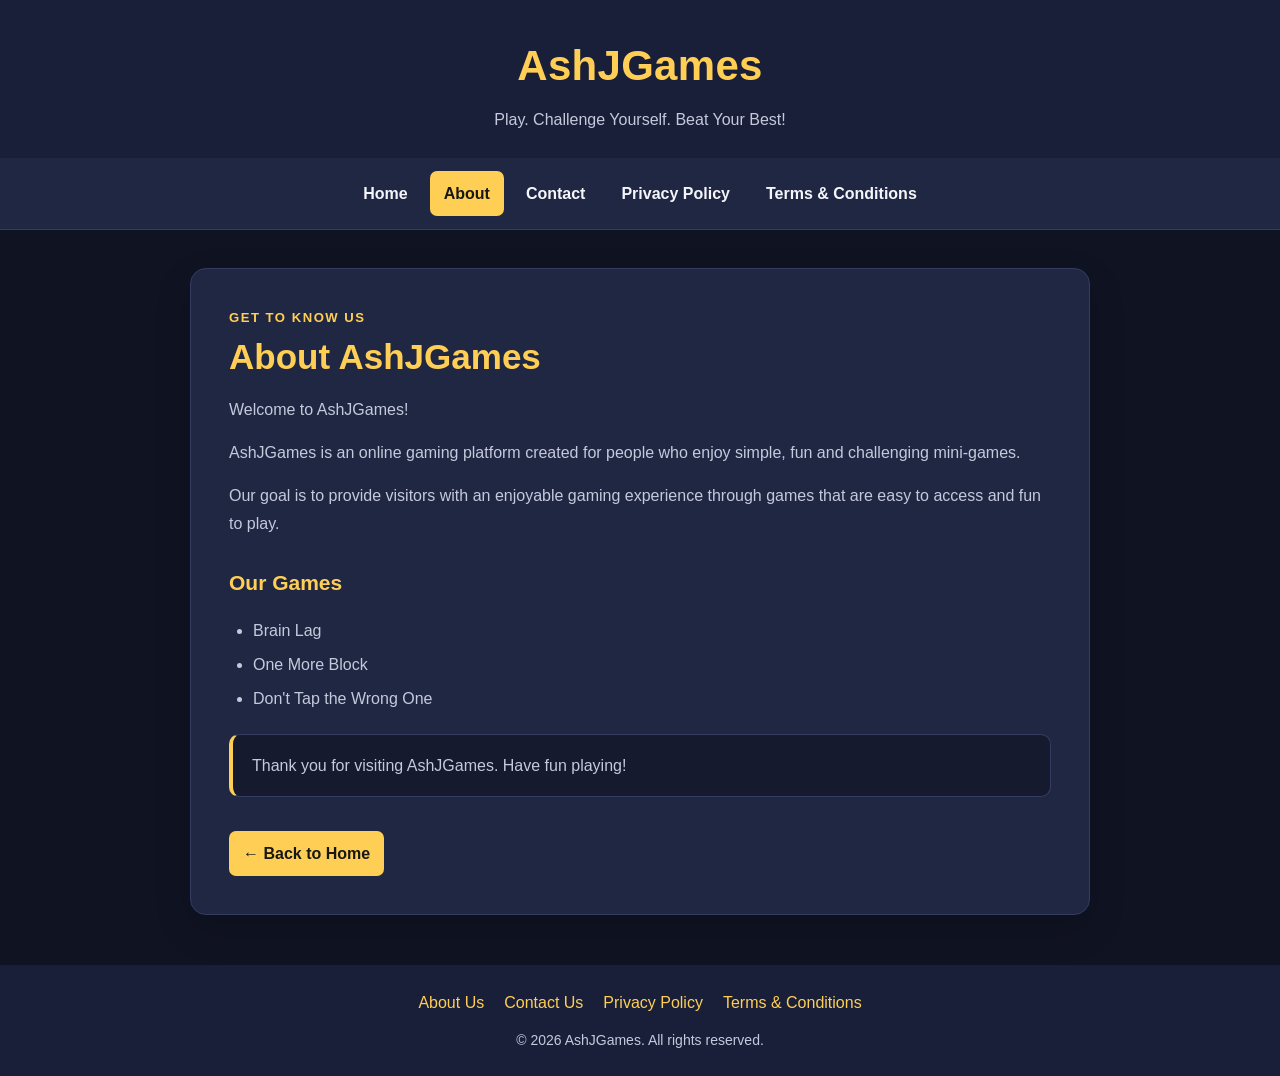
<file: about.html>
<!DOCTYPE html>
<html lang="en">
<head>
    <meta charset="UTF-8">
    <meta name="viewport" content="width=device-width, initial-scale=1.0">
    <meta name="theme-color" content="#101322">
    <title>About Us - AshJGames</title>
    <meta name="description" content="About AshJGames - Learn more about AshJGames.">
    <style>

:root {
    --bg: #101322;
    --panel: #202743;
    --panel-deep: #191f38;
    --gold: #ffcf55;
    --gold-hover: #ffe39a;
    --text: #f5f6fb;
    --muted: #c5c9dc;
    --border: #343d60;
}
* { box-sizing: border-box; }
html { scroll-behavior: smooth; }
body {
    margin: 0;
    min-height: 100vh;
    font-family: Arial, sans-serif;
    background: var(--bg);
    color: var(--text);
    line-height: 1.7;
}
.site-header {
    text-align: center;
    padding: 30px 15px 24px;
    background: var(--panel-deep);
}
.site-header h1 {
    margin: 0 0 5px;
    color: var(--gold);
    font-size: clamp(30px, 5vw, 42px);
    letter-spacing: .3px;
}
.site-header p { margin: 0; color: var(--muted); }
nav {
    display: flex;
    justify-content: center;
    flex-wrap: wrap;
    gap: 8px;
    padding: 13px 12px;
    background: var(--panel);
    border-bottom: 1px solid var(--border);
}
nav a, .home-button {
    display: inline-block;
    color: var(--text);
    text-decoration: none;
    padding: 9px 14px;
    border-radius: 7px;
    font-weight: bold;
    transition: background .2s ease, color .2s ease;
}
nav a:hover, nav a[aria-current="page"] {
    background: var(--gold);
    color: #171717;
}
main {
    width: min(900px, calc(100% - 32px));
    margin: 38px auto;
}
.content-card {
    padding: clamp(22px, 4vw, 38px);
    background: var(--panel);
    border: 1px solid var(--border);
    border-radius: 16px;
    box-shadow: 0 14px 35px rgba(0,0,0,.18);
}
.eyebrow {
    margin: 0 0 7px;
    color: var(--gold);
    font-size:  .82rem;
    font-weight: bold;
    letter-spacing: 1.5px;
    text-transform: uppercase;
}
h2.page-title {
    margin: 0 0 18px;
    color: var(--gold);
    font-size: clamp(27px, 4vw, 35px);
    line-height: 1.2;
}
h2.section-title {
    margin: 28px 0 8px;
    color: var(--gold);
    font-size: 21px;
}
p { color: var(--muted); margin: 0 0 16px; }
ul { color: var(--muted); padding-left: 24px; }
li { margin: 7px 0; }
.info-panel {
    margin: 22px 0;
    padding: 17px 19px;
    background: rgba(16,19,34,.62);
    border: 1px solid var(--border);
    border-left: 4px solid var(--gold);
    border-radius: 10px;
}
.info-panel p:last-child { margin-bottom: 0; }
a.email-link { color: var(--gold); font-weight: bold; }
a.email-link:hover { color: var(--gold-hover); }
.home-button {
    margin-top: 12px;
    background: var(--gold);
    color: #171717;
}
.home-button:hover { background: var(--gold-hover); }
.site-footer {
    margin-top: 50px;
    padding: 24px 15px;
    text-align: center;
    background: var(--panel-deep);
    color: #aeb4cc;
}
.footer-links {
    display: flex;
    justify-content: center;
    flex-wrap: wrap;
    gap: 10px 20px;
    margin-bottom: 12px;
}
.footer-links a { color: var(--gold); text-decoration: none; }
.footer-links a:hover { text-decoration: underline; }
.site-footer p { margin: 0; font-size: 14px; }
@media (max-width: 520px) {
    nav { gap: 4px; }
    nav a { padding: 8px 9px; font-size: 13px; }
    main { margin: 22px auto; }
    .content-card { border-radius: 12px; }
}

    </style>
</head>
<body>
<header class="site-header">
    <h1>AshJGames</h1>
    <p>Play. Challenge Yourself. Beat Your Best!</p>
</header>
<nav aria-label="Main navigation">
    <a href="index.html">Home</a>
    <a href="about.html" aria-current="page">About</a>
    <a href="contact.html" >Contact</a>
    <a href="privacy-policy.html" >Privacy Policy</a>
    <a href="terms.html" >Terms &amp; Conditions</a>
</nav>
<main>
    <article class="content-card">
        <p class="eyebrow">Get to know us</p>
        <h2 class="page-title">About AshJGames</h2>
        <p>Welcome to AshJGames!</p>

        <p>AshJGames is an online gaming platform created for people who enjoy
        simple, fun and challenging mini-games.</p>

        <p>Our goal is to provide visitors with an enjoyable gaming experience
        through games that are easy to access and fun to play.</p>

        <h2 class="section-title">Our Games</h2>
        <ul>
            <li>Brain Lag</li>
            <li>One More Block</li>
            <li>Don't Tap the Wrong One</li>
        </ul>

        <div class="info-panel">
            <p>Thank you for visiting AshJGames. Have fun playing!</p>
        </div>

        <a class="home-button" href="index.html">&larr; Back to Home</a>
    </article>
</main>
<footer class="site-footer">
    <div class="footer-links">
        <a href="about.html">About Us</a>
        <a href="contact.html">Contact Us</a>
        <a href="privacy-policy.html">Privacy Policy</a>
        <a href="terms.html">Terms &amp; Conditions</a>
    </div>
    <p>&copy; 2026 AshJGames. All rights reserved.</p>
</footer>
</body>
</html>
</file>
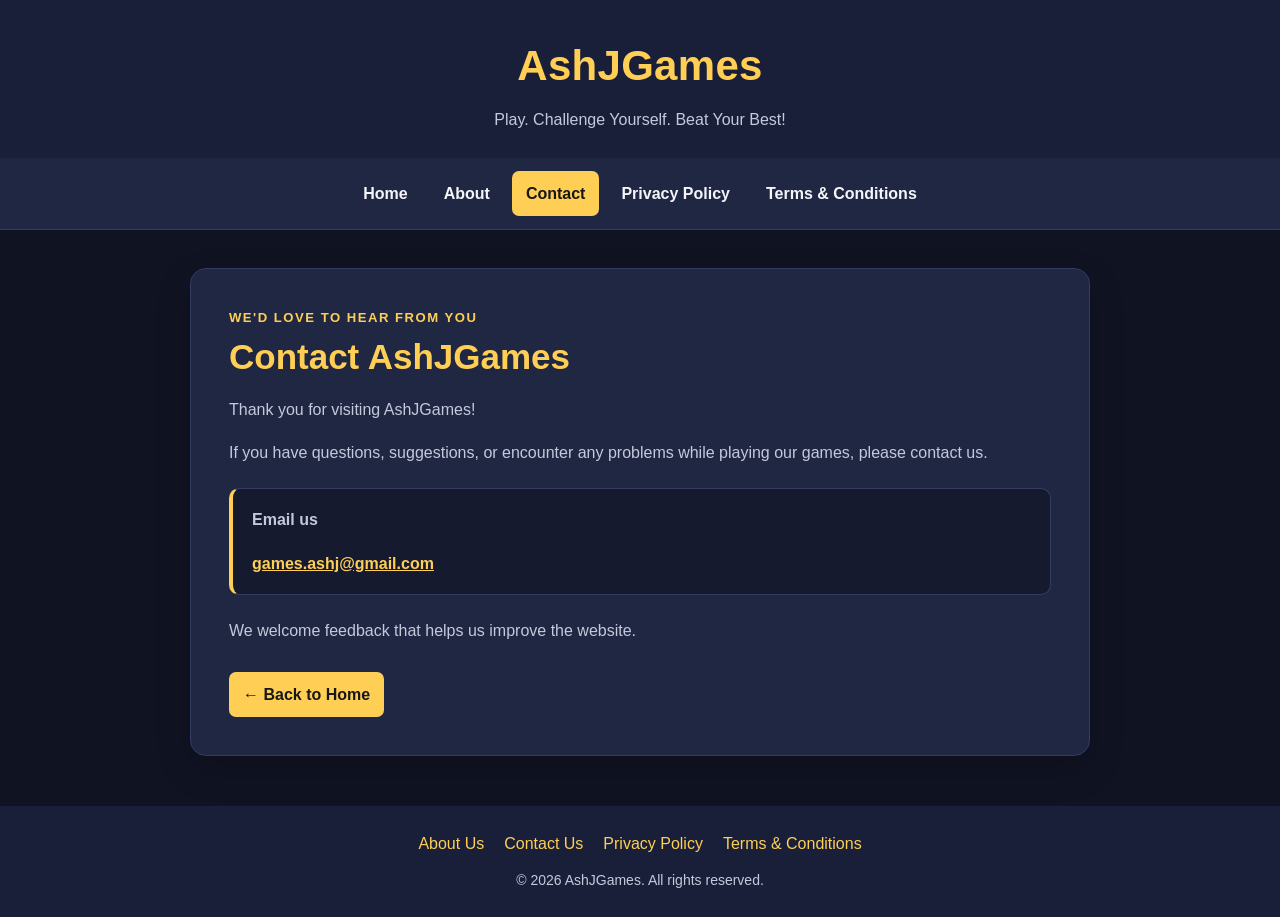
<file: contact.html>
<!DOCTYPE html>
<html lang="en">
<head>
    <meta charset="UTF-8">
    <meta name="viewport" content="width=device-width, initial-scale=1.0">
    <meta name="theme-color" content="#101322">
    <title>Contact Us - AshJGames</title>
    <meta name="description" content="Contact AshJGames - Learn more about AshJGames.">
    <style>

:root {
    --bg: #101322;
    --panel: #202743;
    --panel-deep: #191f38;
    --gold: #ffcf55;
    --gold-hover: #ffe39a;
    --text: #f5f6fb;
    --muted: #c5c9dc;
    --border: #343d60;
}
* { box-sizing: border-box; }
html { scroll-behavior: smooth; }
body {
    margin: 0;
    min-height: 100vh;
    font-family: Arial, sans-serif;
    background: var(--bg);
    color: var(--text);
    line-height: 1.7;
}
.site-header {
    text-align: center;
    padding: 30px 15px 24px;
    background: var(--panel-deep);
}
.site-header h1 {
    margin: 0 0 5px;
    color: var(--gold);
    font-size: clamp(30px, 5vw, 42px);
    letter-spacing: .3px;
}
.site-header p { margin: 0; color: var(--muted); }
nav {
    display: flex;
    justify-content: center;
    flex-wrap: wrap;
    gap: 8px;
    padding: 13px 12px;
    background: var(--panel);
    border-bottom: 1px solid var(--border);
}
nav a, .home-button {
    display: inline-block;
    color: var(--text);
    text-decoration: none;
    padding: 9px 14px;
    border-radius: 7px;
    font-weight: bold;
    transition: background .2s ease, color .2s ease;
}
nav a:hover, nav a[aria-current="page"] {
    background: var(--gold);
    color: #171717;
}
main {
    width: min(900px, calc(100% - 32px));
    margin: 38px auto;
}
.content-card {
    padding: clamp(22px, 4vw, 38px);
    background: var(--panel);
    border: 1px solid var(--border);
    border-radius: 16px;
    box-shadow: 0 14px 35px rgba(0,0,0,.18);
}
.eyebrow {
    margin: 0 0 7px;
    color: var(--gold);
    font-size:  .82rem;
    font-weight: bold;
    letter-spacing: 1.5px;
    text-transform: uppercase;
}
h2.page-title {
    margin: 0 0 18px;
    color: var(--gold);
    font-size: clamp(27px, 4vw, 35px);
    line-height: 1.2;
}
h2.section-title {
    margin: 28px 0 8px;
    color: var(--gold);
    font-size: 21px;
}
p { color: var(--muted); margin: 0 0 16px; }
ul { color: var(--muted); padding-left: 24px; }
li { margin: 7px 0; }
.info-panel {
    margin: 22px 0;
    padding: 17px 19px;
    background: rgba(16,19,34,.62);
    border: 1px solid var(--border);
    border-left: 4px solid var(--gold);
    border-radius: 10px;
}
.info-panel p:last-child { margin-bottom: 0; }
a.email-link { color: var(--gold); font-weight: bold; }
a.email-link:hover { color: var(--gold-hover); }
.home-button {
    margin-top: 12px;
    background: var(--gold);
    color: #171717;
}
.home-button:hover { background: var(--gold-hover); }
.site-footer {
    margin-top: 50px;
    padding: 24px 15px;
    text-align: center;
    background: var(--panel-deep);
    color: #aeb4cc;
}
.footer-links {
    display: flex;
    justify-content: center;
    flex-wrap: wrap;
    gap: 10px 20px;
    margin-bottom: 12px;
}
.footer-links a { color: var(--gold); text-decoration: none; }
.footer-links a:hover { text-decoration: underline; }
.site-footer p { margin: 0; font-size: 14px; }
@media (max-width: 520px) {
    nav { gap: 4px; }
    nav a { padding: 8px 9px; font-size: 13px; }
    main { margin: 22px auto; }
    .content-card { border-radius: 12px; }
}

    </style>
</head>
<body>
<header class="site-header">
    <h1>AshJGames</h1>
    <p>Play. Challenge Yourself. Beat Your Best!</p>
</header>
<nav aria-label="Main navigation">
    <a href="index.html">Home</a>
    <a href="about.html" >About</a>
    <a href="contact.html" aria-current="page">Contact</a>
    <a href="privacy-policy.html" >Privacy Policy</a>
    <a href="terms.html" >Terms &amp; Conditions</a>
</nav>
<main>
    <article class="content-card">
        <p class="eyebrow">We'd love to hear from you</p>
        <h2 class="page-title">Contact AshJGames</h2>
        <p>Thank you for visiting AshJGames!</p>

        <p>If you have questions, suggestions, or encounter any problems
        while playing our games, please contact us.</p>

        <div class="info-panel">
            <p><strong>Email us</strong></p>
            <p><a class="email-link" href="mailto:games.ashj@gmail.com">games.ashj@gmail.com</a></p>
        </div>

        <p>We welcome feedback that helps us improve the website.</p>

        <a class="home-button" href="index.html">&larr; Back to Home</a>
    </article>
</main>
<footer class="site-footer">
    <div class="footer-links">
        <a href="about.html">About Us</a>
        <a href="contact.html">Contact Us</a>
        <a href="privacy-policy.html">Privacy Policy</a>
        <a href="terms.html">Terms &amp; Conditions</a>
    </div>
    <p>&copy; 2026 AshJGames. All rights reserved.</p>
</footer>
</body>
</html>
</file>
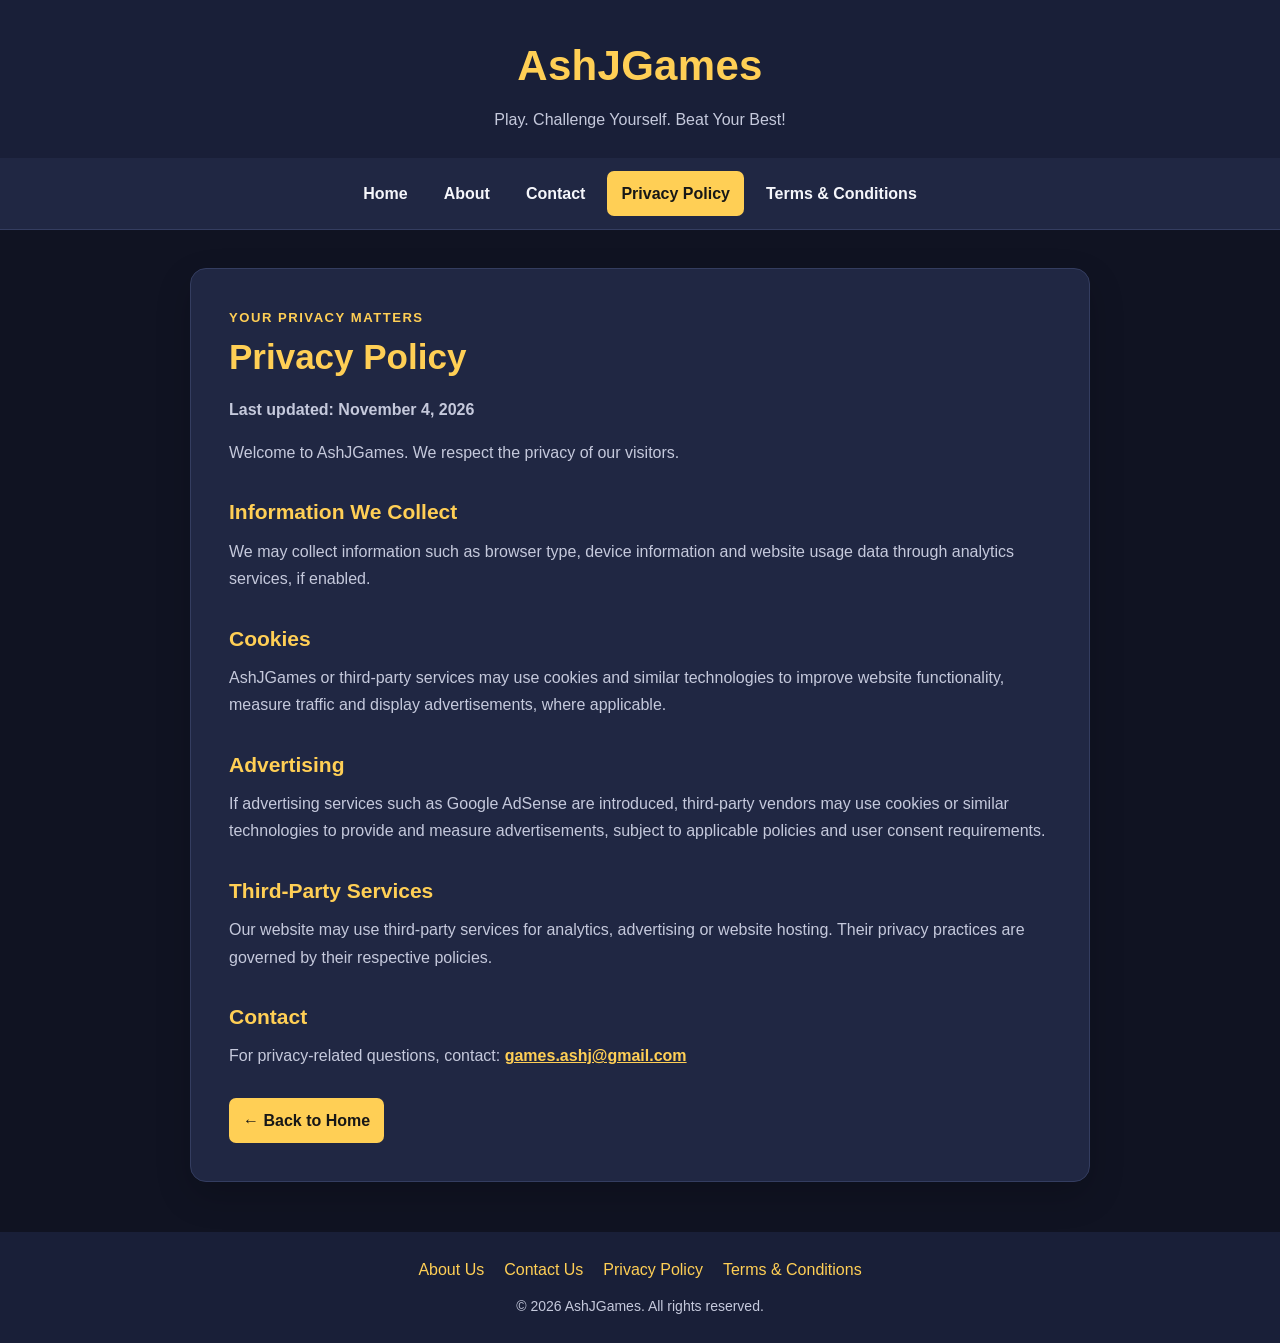
<file: privacy-policy.html>
<!DOCTYPE html>
<html lang="en">
<head>
    <meta charset="UTF-8">
    <meta name="viewport" content="width=device-width, initial-scale=1.0">
    <meta name="theme-color" content="#101322">
    <title>Privacy Policy - AshJGames</title>
    <meta name="description" content="Privacy Policy - Learn more about AshJGames.">
    <style>

:root {
    --bg: #101322;
    --panel: #202743;
    --panel-deep: #191f38;
    --gold: #ffcf55;
    --gold-hover: #ffe39a;
    --text: #f5f6fb;
    --muted: #c5c9dc;
    --border: #343d60;
}
* { box-sizing: border-box; }
html { scroll-behavior: smooth; }
body {
    margin: 0;
    min-height: 100vh;
    font-family: Arial, sans-serif;
    background: var(--bg);
    color: var(--text);
    line-height: 1.7;
}
.site-header {
    text-align: center;
    padding: 30px 15px 24px;
    background: var(--panel-deep);
}
.site-header h1 {
    margin: 0 0 5px;
    color: var(--gold);
    font-size: clamp(30px, 5vw, 42px);
    letter-spacing: .3px;
}
.site-header p { margin: 0; color: var(--muted); }
nav {
    display: flex;
    justify-content: center;
    flex-wrap: wrap;
    gap: 8px;
    padding: 13px 12px;
    background: var(--panel);
    border-bottom: 1px solid var(--border);
}
nav a, .home-button {
    display: inline-block;
    color: var(--text);
    text-decoration: none;
    padding: 9px 14px;
    border-radius: 7px;
    font-weight: bold;
    transition: background .2s ease, color .2s ease;
}
nav a:hover, nav a[aria-current="page"] {
    background: var(--gold);
    color: #171717;
}
main {
    width: min(900px, calc(100% - 32px));
    margin: 38px auto;
}
.content-card {
    padding: clamp(22px, 4vw, 38px);
    background: var(--panel);
    border: 1px solid var(--border);
    border-radius: 16px;
    box-shadow: 0 14px 35px rgba(0,0,0,.18);
}
.eyebrow {
    margin: 0 0 7px;
    color: var(--gold);
    font-size:  .82rem;
    font-weight: bold;
    letter-spacing: 1.5px;
    text-transform: uppercase;
}
h2.page-title {
    margin: 0 0 18px;
    color: var(--gold);
    font-size: clamp(27px, 4vw, 35px);
    line-height: 1.2;
}
h2.section-title {
    margin: 28px 0 8px;
    color: var(--gold);
    font-size: 21px;
}
p { color: var(--muted); margin: 0 0 16px; }
ul { color: var(--muted); padding-left: 24px; }
li { margin: 7px 0; }
.info-panel {
    margin: 22px 0;
    padding: 17px 19px;
    background: rgba(16,19,34,.62);
    border: 1px solid var(--border);
    border-left: 4px solid var(--gold);
    border-radius: 10px;
}
.info-panel p:last-child { margin-bottom: 0; }
a.email-link { color: var(--gold); font-weight: bold; }
a.email-link:hover { color: var(--gold-hover); }
.home-button {
    margin-top: 12px;
    background: var(--gold);
    color: #171717;
}
.home-button:hover { background: var(--gold-hover); }
.site-footer {
    margin-top: 50px;
    padding: 24px 15px;
    text-align: center;
    background: var(--panel-deep);
    color: #aeb4cc;
}
.footer-links {
    display: flex;
    justify-content: center;
    flex-wrap: wrap;
    gap: 10px 20px;
    margin-bottom: 12px;
}
.footer-links a { color: var(--gold); text-decoration: none; }
.footer-links a:hover { text-decoration: underline; }
.site-footer p { margin: 0; font-size: 14px; }
@media (max-width: 520px) {
    nav { gap: 4px; }
    nav a { padding: 8px 9px; font-size: 13px; }
    main { margin: 22px auto; }
    .content-card { border-radius: 12px; }
}

    </style>
</head>
<body>
<header class="site-header">
    <h1>AshJGames</h1>
    <p>Play. Challenge Yourself. Beat Your Best!</p>
</header>
<nav aria-label="Main navigation">
    <a href="index.html">Home</a>
    <a href="about.html" >About</a>
    <a href="contact.html" >Contact</a>
    <a href="privacy-policy.html" aria-current="page">Privacy Policy</a>
    <a href="terms.html" >Terms &amp; Conditions</a>
</nav>
<main>
    <article class="content-card">
        <p class="eyebrow">Your privacy matters</p>
        <h2 class="page-title">Privacy Policy</h2>
        <p><strong>Last updated: November 4, 2026</strong></p>

        <p>Welcome to AshJGames. We respect the privacy of our visitors.</p>

        <h2 class="section-title">Information We Collect</h2>
        <p>We may collect information such as browser type, device information
        and website usage data through analytics services, if enabled.</p>

        <h2 class="section-title">Cookies</h2>
        <p>AshJGames or third-party services may use cookies and similar
        technologies to improve website functionality, measure traffic
        and display advertisements, where applicable.</p>

        <h2 class="section-title">Advertising</h2>
        <p>If advertising services such as Google AdSense are introduced,
        third-party vendors may use cookies or similar technologies to
        provide and measure advertisements, subject to applicable policies
        and user consent requirements.</p>

        <h2 class="section-title">Third-Party Services</h2>
        <p>Our website may use third-party services for analytics,
        advertising or website hosting. Their privacy practices are
        governed by their respective policies.</p>

        <h2 class="section-title">Contact</h2>
        <p>For privacy-related questions, contact:
        <a class="email-link" href="mailto:games.ashj@gmail.com">games.ashj@gmail.com</a></p>

        <a class="home-button" href="index.html">&larr; Back to Home</a>
    </article>
</main>
<footer class="site-footer">
    <div class="footer-links">
        <a href="about.html">About Us</a>
        <a href="contact.html">Contact Us</a>
        <a href="privacy-policy.html">Privacy Policy</a>
        <a href="terms.html">Terms &amp; Conditions</a>
    </div>
    <p>&copy; 2026 AshJGames. All rights reserved.</p>
</footer>
</body>
</html>
</file>
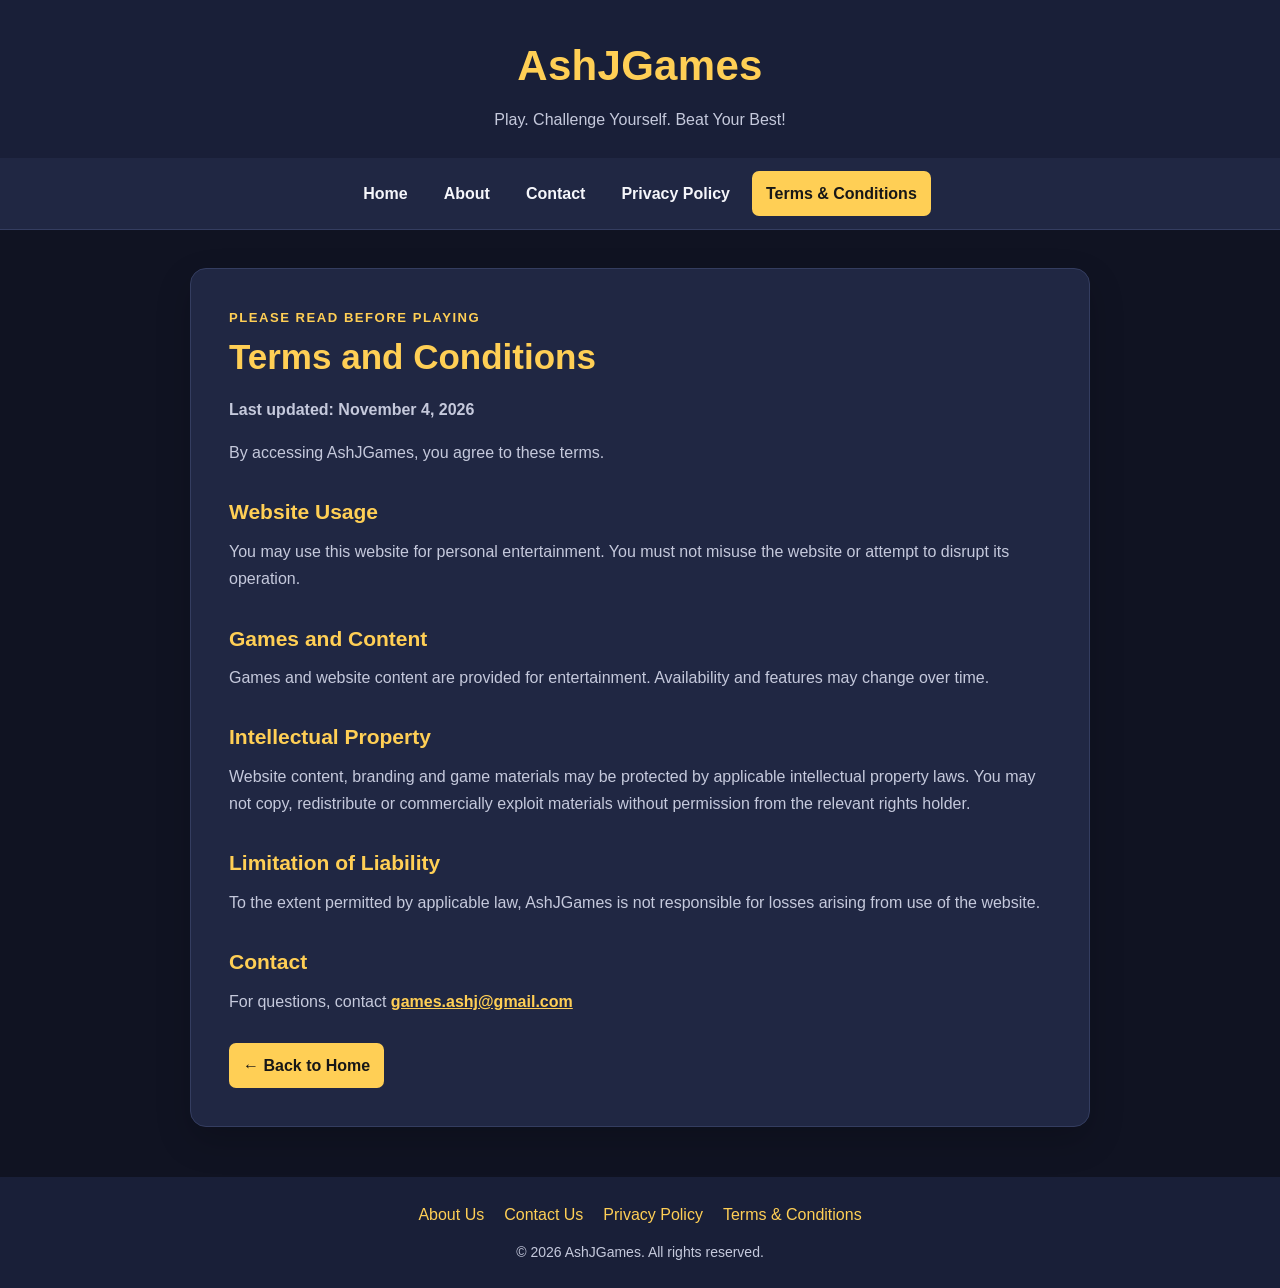
<file: terms.html>
<!DOCTYPE html>
<html lang="en">
<head>
    <meta charset="UTF-8">
    <meta name="viewport" content="width=device-width, initial-scale=1.0">
    <meta name="theme-color" content="#101322">
    <title>Terms and Conditions - AshJGames</title>
    <meta name="description" content="Terms and Conditions - Learn more about AshJGames.">
    <style>

:root {
    --bg: #101322;
    --panel: #202743;
    --panel-deep: #191f38;
    --gold: #ffcf55;
    --gold-hover: #ffe39a;
    --text: #f5f6fb;
    --muted: #c5c9dc;
    --border: #343d60;
}
* { box-sizing: border-box; }
html { scroll-behavior: smooth; }
body {
    margin: 0;
    min-height: 100vh;
    font-family: Arial, sans-serif;
    background: var(--bg);
    color: var(--text);
    line-height: 1.7;
}
.site-header {
    text-align: center;
    padding: 30px 15px 24px;
    background: var(--panel-deep);
}
.site-header h1 {
    margin: 0 0 5px;
    color: var(--gold);
    font-size: clamp(30px, 5vw, 42px);
    letter-spacing: .3px;
}
.site-header p { margin: 0; color: var(--muted); }
nav {
    display: flex;
    justify-content: center;
    flex-wrap: wrap;
    gap: 8px;
    padding: 13px 12px;
    background: var(--panel);
    border-bottom: 1px solid var(--border);
}
nav a, .home-button {
    display: inline-block;
    color: var(--text);
    text-decoration: none;
    padding: 9px 14px;
    border-radius: 7px;
    font-weight: bold;
    transition: background .2s ease, color .2s ease;
}
nav a:hover, nav a[aria-current="page"] {
    background: var(--gold);
    color: #171717;
}
main {
    width: min(900px, calc(100% - 32px));
    margin: 38px auto;
}
.content-card {
    padding: clamp(22px, 4vw, 38px);
    background: var(--panel);
    border: 1px solid var(--border);
    border-radius: 16px;
    box-shadow: 0 14px 35px rgba(0,0,0,.18);
}
.eyebrow {
    margin: 0 0 7px;
    color: var(--gold);
    font-size:  .82rem;
    font-weight: bold;
    letter-spacing: 1.5px;
    text-transform: uppercase;
}
h2.page-title {
    margin: 0 0 18px;
    color: var(--gold);
    font-size: clamp(27px, 4vw, 35px);
    line-height: 1.2;
}
h2.section-title {
    margin: 28px 0 8px;
    color: var(--gold);
    font-size: 21px;
}
p { color: var(--muted); margin: 0 0 16px; }
ul { color: var(--muted); padding-left: 24px; }
li { margin: 7px 0; }
.info-panel {
    margin: 22px 0;
    padding: 17px 19px;
    background: rgba(16,19,34,.62);
    border: 1px solid var(--border);
    border-left: 4px solid var(--gold);
    border-radius: 10px;
}
.info-panel p:last-child { margin-bottom: 0; }
a.email-link { color: var(--gold); font-weight: bold; }
a.email-link:hover { color: var(--gold-hover); }
.home-button {
    margin-top: 12px;
    background: var(--gold);
    color: #171717;
}
.home-button:hover { background: var(--gold-hover); }
.site-footer {
    margin-top: 50px;
    padding: 24px 15px;
    text-align: center;
    background: var(--panel-deep);
    color: #aeb4cc;
}
.footer-links {
    display: flex;
    justify-content: center;
    flex-wrap: wrap;
    gap: 10px 20px;
    margin-bottom: 12px;
}
.footer-links a { color: var(--gold); text-decoration: none; }
.footer-links a:hover { text-decoration: underline; }
.site-footer p { margin: 0; font-size: 14px; }
@media (max-width: 520px) {
    nav { gap: 4px; }
    nav a { padding: 8px 9px; font-size: 13px; }
    main { margin: 22px auto; }
    .content-card { border-radius: 12px; }
}

    </style>
</head>
<body>
<header class="site-header">
    <h1>AshJGames</h1>
    <p>Play. Challenge Yourself. Beat Your Best!</p>
</header>
<nav aria-label="Main navigation">
    <a href="index.html">Home</a>
    <a href="about.html" >About</a>
    <a href="contact.html" >Contact</a>
    <a href="privacy-policy.html" >Privacy Policy</a>
    <a href="terms.html" aria-current="page">Terms &amp; Conditions</a>
</nav>
<main>
    <article class="content-card">
        <p class="eyebrow">Please read before playing</p>
        <h2 class="page-title">Terms and Conditions</h2>
        <p><strong>Last updated: November 4, 2026</strong></p>

        <p>By accessing AshJGames, you agree to these terms.</p>

        <h2 class="section-title">Website Usage</h2>
        <p>You may use this website for personal entertainment.
        You must not misuse the website or attempt to disrupt its operation.</p>

        <h2 class="section-title">Games and Content</h2>
        <p>Games and website content are provided for entertainment.
        Availability and features may change over time.</p>

        <h2 class="section-title">Intellectual Property</h2>
        <p>Website content, branding and game materials may be protected
        by applicable intellectual property laws. You may not copy,
        redistribute or commercially exploit materials without permission
        from the relevant rights holder.</p>

        <h2 class="section-title">Limitation of Liability</h2>
        <p>To the extent permitted by applicable law, AshJGames is not
        responsible for losses arising from use of the website.</p>

        <h2 class="section-title">Contact</h2>
        <p>For questions, contact
        <a class="email-link" href="mailto:games.ashj@gmail.com">games.ashj@gmail.com</a></p>

        <a class="home-button" href="index.html">&larr; Back to Home</a>
    </article>
</main>
<footer class="site-footer">
    <div class="footer-links">
        <a href="about.html">About Us</a>
        <a href="contact.html">Contact Us</a>
        <a href="privacy-policy.html">Privacy Policy</a>
        <a href="terms.html">Terms &amp; Conditions</a>
    </div>
    <p>&copy; 2026 AshJGames. All rights reserved.</p>
</footer>
</body>
</html>
</file>
<file: brain-lag/css/styles.css>
/**
 * BRAIN LAG - Master Arcade Stylesheet
 * Responsive, dark cyber aesthetic with glowing neon accents & smooth physics animations.
 */

:root {
  --bg-dark: #090a10;
  --bg-card: rgba(18, 22, 38, 0.85);
  --bg-card-border: rgba(157, 78, 221, 0.25);
  --neon-cyan: #00f5d4;
  --neon-purple: #9d4edd;
  --neon-pink: #ff007f;
  --neon-gold: #fee440;
  --neon-red: #ff0054;
  --neon-green: #39ff14;
  --neon-blue: #3a86ff;
  --text-main: #f8fafc;
  --text-muted: #94a3b8;
  --font-family: system-ui, -apple-system, BlinkMacSystemFont, 'Segoe UI', Roboto, Helvetica, Arial, sans-serif;
  --radius-lg: 20px;
  --radius-md: 14px;
  --radius-sm: 8px;
  --shadow-glow-cyan: 0 0 25px rgba(0, 245, 212, 0.35);
  --shadow-glow-purple: 0 0 25px rgba(157, 78, 221, 0.35);
}

/* Themes */
body.theme-cyber-neon {
  --bg-dark: #090a10;
  --neon-cyan: #00f5d4;
  --neon-purple: #9d4edd;
}

body.theme-synth-sunset {
  --bg-dark: #12091c;
  --neon-cyan: #ff7b00;
  --neon-purple: #ff007f;
  --bg-card-border: rgba(255, 0, 127, 0.3);
}

body.theme-matrix-code {
  --bg-dark: #050d08;
  --neon-cyan: #39ff14;
  --neon-purple: #00aa44;
  --bg-card-border: rgba(57, 255, 20, 0.3);
}

body.theme-electric-candy {
  --bg-dark: #0c0817;
  --neon-cyan: #fee440;
  --neon-purple: #f72585;
}

/* Base Reset */
*, *::before, *::after {
  box-sizing: border-box;
  margin: 0;
  padding: 0;
  user-select: none;
  -webkit-user-select: none;
  -webkit-tap-highlight-color: transparent;
}

html, body {
  width: 100%;
  height: 100%;
  overflow-x: hidden;
  background-color: var(--bg-dark);
  color: var(--text-main);
  font-family: var(--font-family);
  font-size: 16px;
  line-height: 1.5;
}

/* Background Particle Canvas */
#particles-canvas {
  position: fixed;
  top: 0;
  left: 0;
  width: 100vw;
  height: 100vh;
  pointer-events: none;
  z-index: 1;
}

/* App Root Container */
#app-root {
  position: relative;
  z-index: 2;
  min-height: 100vh;
  display: flex;
  flex-direction: column;
  padding: max(12px, env(safe-area-inset-top)) max(16px, env(safe-area-inset-right)) max(16px, env(safe-area-inset-bottom)) max(16px, env(safe-area-inset-left));
  max-width: 900px;
  margin: 0 auto;
}

/* Top Navigation Bar */
.top-nav {
  display: flex;
  align-items: center;
  justify-content: space-between;
  padding: 8px 12px;
  background: rgba(18, 22, 38, 0.7);
  backdrop-filter: blur(12px);
  -webkit-backdrop-filter: blur(12px);
  border: 1px solid var(--bg-card-border);
  border-radius: var(--radius-md);
  margin-bottom: 16px;
}

.nav-brand {
  display: flex;
  align-items: center;
  gap: 8px;
  font-weight: 900;
  letter-spacing: 1px;
}

.nav-logo-icon {
  font-size: 1.5rem;
  filter: drop-shadow(0 0 6px var(--neon-purple));
}

.nav-logo-text {
  font-size: 1.1rem;
  background: linear-gradient(135deg, #ffffff, var(--neon-cyan));
  -webkit-background-clip: text;
  -webkit-text-fill-color: transparent;
}

.nav-actions {
  display: flex;
  align-items: center;
  gap: 8px;
}

.nav-btn {
  background: rgba(255, 255, 255, 0.06);
  border: 1px solid rgba(255, 255, 255, 0.12);
  color: var(--text-main);
  padding: 6px 12px;
  font-size: 0.85rem;
  font-weight: 700;
  border-radius: var(--radius-sm);
  cursor: pointer;
  transition: all 0.2s ease;
  display: flex;
  align-items: center;
  gap: 6px;
}

.nav-btn:hover {
  background: rgba(255, 255, 255, 0.12);
  border-color: var(--neon-cyan);
  box-shadow: 0 0 10px rgba(0, 245, 212, 0.2);
}

.nav-btn.active-muted {
  border-color: var(--neon-red);
  color: #ff99aa;
}

@media (max-width: 540px) {
  .nav-btn-text {
    display: none;
  }
}

/* Screen Transitions */
.game-screen {
  flex: 1;
  display: flex;
  flex-direction: column;
  animation: fadeIn 0.3s ease-out;
}

.game-screen.hidden {
  display: none !important;
}

@keyframes fadeIn {
  from { opacity: 0; transform: translateY(8px); }
  to { opacity: 1; transform: translateY(0); }
}

/* ========================================== */
/* HOME SCREEN                                */
/* ========================================== */
.home-hero {
  text-align: center;
  padding: 10px 0 20px;
}

.mascot-wrapper {
  display: flex;
  justify-content: center;
  margin-bottom: 8px;
}

.mascot-display {
  width: 140px;
  height: 125px;
}

.mascot-svg {
  width: 100%;
  height: 100%;
  overflow: visible;
  transition: transform 0.3s ease;
}

.mascot-idle {
  animation: mascotFloat 3s ease-in-out infinite alternate;
}

.mascot-shocked {
  animation: mascotJolt 0.15s ease-in-out infinite alternate;
}

.mascot-fire {
  filter: drop-shadow(0 0 16px var(--neon-cyan));
}

.mascot-orbit {
  animation: orbitSpin 6s linear infinite;
  transform-origin: 55px 52px;
}

@keyframes mascotFloat {
  from { transform: translateY(0px) rotate(-1deg); }
  to { transform: translateY(-8px) rotate(1deg); }
}

@keyframes mascotJolt {
  from { transform: scale(1.04) rotate(-3deg); }
  to { transform: scale(0.96) rotate(3deg); }
}

@keyframes orbitSpin {
  from { transform: rotate(0deg); }
  to { transform: rotate(360deg); }
}

.game-title {
  font-size: clamp(2.4rem, 8vw, 4rem);
  font-weight: 900;
  letter-spacing: 2px;
  line-height: 1.05;
  margin-bottom: 6px;
}

.title-brain {
  color: #ffffff;
  text-shadow: 0 0 20px var(--neon-purple);
}

.title-lag {
  color: var(--neon-cyan);
  text-shadow: 0 0 25px var(--neon-cyan);
}

.game-tagline {
  color: var(--neon-gold);
  font-size: clamp(1rem, 3vw, 1.25rem);
  font-weight: 800;
  margin-bottom: 16px;
  letter-spacing: 0.5px;
}

/* Global Stats Bar */
.player-stats-bar {
  display: flex;
  justify-content: center;
  gap: 12px;
  margin-bottom: 20px;
}

.stat-pill {
  background: rgba(18, 22, 38, 0.8);
  border: 1px solid var(--bg-card-border);
  padding: 8px 16px;
  border-radius: var(--radius-md);
  display: flex;
  flex-direction: column;
  min-width: 90px;
}

.stat-val {
  font-size: 1.25rem;
  font-weight: 900;
  color: var(--neon-cyan);
}

.stat-lbl {
  font-size: 0.68rem;
  font-weight: 700;
  color: var(--text-muted);
  letter-spacing: 1px;
}

/* Daily Featured Banner */
.daily-hero-card {
  display: flex;
  align-items: center;
  justify-content: space-between;
  background: linear-gradient(135deg, rgba(157, 78, 221, 0.25), rgba(0, 245, 212, 0.15));
  border: 1.5px solid var(--neon-cyan);
  box-shadow: 0 0 20px rgba(0, 245, 212, 0.2);
  border-radius: var(--radius-lg);
  padding: 16px 20px;
  margin-bottom: 24px;
  text-align: left;
  cursor: pointer;
  transition: transform 0.2s ease, box-shadow 0.2s ease;
}

.daily-hero-card:hover {
  transform: translateY(-2px);
  box-shadow: 0 0 30px rgba(0, 245, 212, 0.35);
}

.daily-badge {
  display: inline-block;
  background: var(--neon-gold);
  color: #000;
  font-size: 0.7rem;
  font-weight: 900;
  padding: 2px 8px;
  border-radius: 4px;
  margin-bottom: 6px;
}

.daily-left h3 {
  font-size: 1.2rem;
  font-weight: 800;
  color: #fff;
  margin-bottom: 2px;
}

.daily-left p {
  font-size: 0.85rem;
  color: var(--text-muted);
}

.daily-play-btn {
  background: var(--neon-cyan);
  color: #090a10;
  font-weight: 900;
  padding: 10px 18px;
  border-radius: var(--radius-md);
  border: none;
  cursor: pointer;
  font-size: 0.9rem;
  white-space: nowrap;
  box-shadow: 0 0 15px rgba(0, 245, 212, 0.4);
}

/* Mode Grid */
.modes-section {
  padding-bottom: 30px;
}

.section-title {
  font-size: 1.1rem;
  font-weight: 900;
  letter-spacing: 1.5px;
  color: var(--neon-purple);
  margin-bottom: 14px;
  text-align: center;
}

.mode-cards-grid {
  display: grid;
  grid-template-columns: repeat(auto-fit, minmax(250px, 1fr));
  gap: 16px;
}

.mode-card {
  background: var(--bg-card);
  backdrop-filter: blur(10px);
  -webkit-backdrop-filter: blur(10px);
  border: 1px solid var(--bg-card-border);
  border-radius: var(--radius-lg);
  padding: 18px;
  display: flex;
  flex-direction: column;
  transition: transform 0.2s ease, border-color 0.2s ease, box-shadow 0.2s ease;
  position: relative;
  overflow: hidden;
}

.mode-card:hover {
  transform: translateY(-4px);
  border-color: var(--neon-cyan);
  box-shadow: 0 0 25px rgba(0, 245, 212, 0.2);
}

.mode-card-header {
  display: flex;
  justify-content: space-between;
  align-items: center;
  margin-bottom: 10px;
}

.mode-icon {
  font-size: 2rem;
}

.mode-high-pill {
  font-size: 0.75rem;
  font-weight: 800;
  background: rgba(255, 255, 255, 0.08);
  padding: 4px 10px;
  border-radius: var(--radius-sm);
  color: var(--neon-gold);
}

.mode-card h3 {
  font-size: 1.25rem;
  font-weight: 800;
  color: #fff;
  margin-bottom: 6px;
}

.mode-card p {
  font-size: 0.85rem;
  color: var(--text-muted);
  flex: 1;
  margin-bottom: 14px;
}

.mode-tags {
  display: flex;
  gap: 6px;
  margin-bottom: 14px;
  flex-wrap: wrap;
}

.tag {
  font-size: 0.65rem;
  font-weight: 800;
  background: rgba(157, 78, 221, 0.2);
  color: #d8b4fe;
  padding: 3px 8px;
  border-radius: 4px;
  letter-spacing: 0.5px;
}

.tag-danger {
  background: rgba(255, 0, 84, 0.25);
  color: #ffaabf;
}

.mode-destroyer-card {
  border-color: rgba(255, 0, 84, 0.4);
}

.mode-destroyer-card:hover {
  border-color: var(--neon-red);
  box-shadow: 0 0 25px rgba(255, 0, 84, 0.35);
}

/* ========================================== */
/* GAMEPLAY SCREEN                            */
/* ========================================== */
.game-hud {
  background: rgba(18, 22, 38, 0.9);
  backdrop-filter: blur(12px);
  border: 1px solid var(--bg-card-border);
  border-radius: var(--radius-lg);
  padding: 14px 18px;
  margin-bottom: 16px;
  display: flex;
  flex-direction: column;
  gap: 10px;
}

.hud-top-row {
  display: flex;
  justify-content: space-between;
  align-items: center;
}

.hud-btn-back {
  background: rgba(255, 255, 255, 0.08);
  border: none;
  color: #fff;
  width: 32px;
  height: 32px;
  border-radius: 50%;
  font-size: 1rem;
  font-weight: 800;
  cursor: pointer;
  display: flex;
  align-items: center;
  justify-content: center;
  transition: background 0.2s ease;
}

.hud-btn-back:hover {
  background: rgba(255, 0, 84, 0.4);
}

.hud-mode-pill {
  font-size: 0.8rem;
  font-weight: 900;
  letter-spacing: 1.5px;
  color: var(--neon-cyan);
}

.hud-streak-pill {
  background: rgba(255, 255, 255, 0.08);
  padding: 4px 10px;
  border-radius: var(--radius-sm);
  font-size: 0.8rem;
  font-weight: 900;
  color: var(--neon-gold);
}

.hud-streak-pill.streak-active {
  background: linear-gradient(135deg, #ff0054, #ff7b00);
  color: #fff;
  box-shadow: 0 0 15px rgba(255, 123, 0, 0.6);
  animation: pulseCombo 1s infinite alternate;
}

@keyframes pulseCombo {
  from { transform: scale(1); }
  to { transform: scale(1.08); }
}

.hud-score-row {
  display: flex;
  justify-content: space-between;
  align-items: baseline;
}

.hud-score-group {
  display: flex;
  flex-direction: column;
}

.hud-score-label {
  font-size: 0.65rem;
  font-weight: 800;
  color: var(--text-muted);
  letter-spacing: 1px;
}

.hud-score-number {
  font-size: 2.2rem;
  font-weight: 900;
  line-height: 1;
  color: #fff;
  text-shadow: 0 0 15px var(--neon-cyan);
}

.hud-target-pill {
  background: rgba(0, 245, 212, 0.15);
  border: 1px solid var(--neon-cyan);
  padding: 4px 10px;
  border-radius: var(--radius-sm);
  font-size: 0.75rem;
  font-weight: 800;
  color: #fff;
}

.hud-target-pill span {
  color: var(--neon-cyan);
  font-weight: 900;
}

.hud-streak-group {
  display: flex;
  flex-direction: column;
  align-items: flex-end;
}

.hud-streak-label {
  font-size: 0.65rem;
  font-weight: 800;
  color: var(--text-muted);
  letter-spacing: 1px;
}

.hud-streak-number {
  font-size: 1.4rem;
  font-weight: 900;
  color: var(--neon-gold);
}

/* Timer Bar */
.timer-bar-track {
  width: 100%;
  height: 8px;
  background: rgba(255, 255, 255, 0.08);
  border-radius: 4px;
  overflow: hidden;
}

.timer-bar-fill {
  height: 100%;
  width: 100%;
  background: linear-gradient(90deg, var(--neon-purple), var(--neon-cyan));
  box-shadow: 0 0 10px var(--neon-cyan);
  border-radius: 4px;
  transition: width 0.08s linear;
}

.timer-bar-fill.timer-warning {
  background: linear-gradient(90deg, #ff7b00, var(--neon-gold));
  box-shadow: 0 0 10px var(--neon-gold);
}

.timer-bar-fill.timer-critical {
  background: var(--neon-red);
  box-shadow: 0 0 15px var(--neon-red);
  animation: timerBlink 0.3s infinite alternate;
}

@keyframes timerBlink {
  from { opacity: 1; }
  to { opacity: 0.4; }
}

/* Question Arena Card */
.game-arena-card {
  background: var(--bg-card);
  backdrop-filter: blur(14px);
  -webkit-backdrop-filter: blur(14px);
  border: 1px solid var(--bg-card-border);
  border-radius: var(--radius-lg);
  padding: 24px 20px;
  flex: 1;
  display: flex;
  flex-direction: column;
  justify-content: space-between;
  min-height: 420px;
}

.question-category-tag {
  font-size: 0.75rem;
  font-weight: 900;
  letter-spacing: 1.5px;
  color: var(--neon-cyan);
  margin-bottom: 12px;
}

.question-prompt-text {
  font-size: clamp(1.25rem, 3.8vw, 1.85rem);
  font-weight: 800;
  color: #fff;
  line-height: 1.35;
  margin-bottom: 20px;
}

.prompt-pop {
  animation: promptPop 0.25s ease-out;
}

@keyframes promptPop {
  0% { transform: scale(0.96); opacity: 0.7; }
  100% { transform: scale(1); opacity: 1; }
}

.question-content-area {
  flex: 1;
  display: flex;
  flex-direction: column;
  justify-content: center;
  align-items: center;
  margin-bottom: 20px;
}

/* Option Buttons & Grid */
.options-grid {
  display: grid;
  gap: 12px;
  width: 100%;
}

.grid-4 {
  grid-template-columns: repeat(2, 1fr);
}

.grid-2 {
  grid-template-columns: repeat(2, 1fr);
}

.grid-1 {
  grid-template-columns: 1fr;
}

@media (max-width: 580px) {
  .grid-4 {
    grid-template-columns: 1fr;
  }
}

.game-opt-btn {
  background: rgba(255, 255, 255, 0.05);
  border: 1.5px solid rgba(255, 255, 255, 0.14);
  color: #fff;
  padding: 16px 14px;
  border-radius: var(--radius-md);
  font-size: 1.05rem;
  font-weight: 700;
  cursor: pointer;
  display: flex;
  align-items: center;
  gap: 12px;
  text-align: left;
  transition: all 0.15s ease;
  position: relative;
  overflow: hidden;
}

.game-opt-btn:hover {
  background: rgba(255, 255, 255, 0.1);
  border-color: var(--neon-cyan);
  transform: translateY(-2px);
  box-shadow: 0 0 15px rgba(0, 245, 212, 0.2);
}

.game-opt-btn:active {
  transform: translateY(1px);
}

.opt-key {
  display: flex;
  align-items: center;
  justify-content: center;
  width: 26px;
  height: 26px;
  background: rgba(255, 255, 255, 0.1);
  border-radius: 6px;
  font-size: 0.75rem;
  font-weight: 900;
  color: var(--neon-cyan);
  flex-shrink: 0;
}

.opt-text {
  flex: 1;
  word-break: break-word;
}

/* Feedback flashes */
.btn-correct-flash {
  background: rgba(57, 255, 20, 0.25) !important;
  border-color: var(--neon-green) !important;
  box-shadow: 0 0 25px var(--neon-green) !important;
}

.btn-wrong-flash {
  background: rgba(255, 0, 84, 0.35) !important;
  border-color: var(--neon-red) !important;
  box-shadow: 0 0 25px var(--neon-red) !important;
}

/* Screen Shake on Wrong */
.screen-shake {
  animation: shakeFx 0.4s cubic-bezier(0.36, 0.07, 0.19, 0.97) both;
}

@keyframes shakeFx {
  10%, 90% { transform: translate3d(-3px, 0, 0); }
  20%, 80% { transform: translate3d(5px, 0, 0); }
  30%, 50%, 70% { transform: translate3d(-6px, 0, 0); }
  40%, 60% { transform: translate3d(6px, 0, 0); }
}

/* Floating Points Tag */
.floating-score-tag {
  position: fixed;
  z-index: 100;
  color: var(--neon-gold);
  font-weight: 900;
  font-size: 1.4rem;
  pointer-events: none;
  animation: floatUp 0.8s ease-out forwards;
  text-shadow: 0 0 10px var(--neon-gold);
}

@keyframes floatUp {
  0% { opacity: 1; transform: translate(-50%, 0) scale(0.9); }
  100% { opacity: 0; transform: translate(-50%, -60px) scale(1.2); }
}

/* ========================================== */
/* MODE-SPECIFIC STYLES                       */
/* ========================================== */

/* Stroop Color Word Card */
.color-rule-banner {
  font-size: 1.15rem;
  font-weight: 900;
  letter-spacing: 1px;
  color: var(--neon-gold);
  margin-bottom: 12px;
  text-align: center;
}

.color-word-card {
  width: 100%;
  max-width: 440px;
  padding: 24px;
  border-radius: var(--radius-lg);
  text-align: center;
  margin-bottom: 16px;
  transition: all 0.2s ease;
}

.color-target-word {
  font-size: clamp(2.2rem, 6vw, 3.2rem);
  font-weight: 900;
  letter-spacing: 3px;
}

.color-opt-btn {
  justify-content: flex-start;
}

.color-pill {
  width: 22px;
  height: 22px;
  border-radius: 50%;
  display: inline-block;
  flex-shrink: 0;
}

/* Memory Meltdown Pads */
.memory-status-box {
  display: flex;
  gap: 12px;
  align-items: center;
  margin-bottom: 14px;
}

.memory-level-badge {
  background: var(--neon-purple);
  color: #fff;
  font-weight: 900;
  font-size: 0.8rem;
  padding: 4px 10px;
  border-radius: 6px;
}

.memory-prompt-text {
  font-weight: 700;
  color: var(--neon-cyan);
}

.memory-grid {
  display: grid;
  grid-template-columns: repeat(2, 1fr);
  gap: 16px;
  width: 100%;
  max-width: 380px;
  margin: 0 auto;
}

.memory-pad {
  height: 110px;
  background: rgba(255, 255, 255, 0.05);
  border: 3px solid var(--pad-color);
  border-radius: var(--radius-lg);
  cursor: pointer;
  display: flex;
  flex-direction: column;
  align-items: center;
  justify-content: center;
  gap: 4px;
  transition: all 0.15s ease;
  position: relative;
}

.memory-pad .pad-symbol {
  font-size: 2.2rem;
  color: var(--pad-color);
  transition: transform 0.15s ease;
}

.memory-pad .pad-num {
  font-size: 0.75rem;
  font-weight: 900;
  color: rgba(255, 255, 255, 0.5);
}

.memory-pad.active-flash {
  background: var(--pad-color) !important;
  box-shadow: 0 0 35px var(--pad-color) !important;
}

.memory-pad.active-flash .pad-symbol,
.memory-pad.active-flash .pad-num {
  color: #000 !important;
}

.memory-pad.disabled {
  pointer-events: none;
  opacity: 0.65;
}

/* Reflex Rush Arena */
.reflex-arena {
  width: 100%;
  display: flex;
  justify-content: center;
  align-items: center;
  min-height: 160px;
}

.reflex-decoy-zone,
.color-pop-box {
  width: 180px;
  height: 140px;
  background: rgba(255, 255, 255, 0.04);
  border: 2px dashed rgba(255, 255, 255, 0.2);
  border-radius: var(--radius-lg);
  display: flex;
  align-items: center;
  justify-content: center;
  transition: all 0.1s ease;
}

.reflex-waiting-text {
  font-size: 0.9rem;
  font-weight: 800;
  color: var(--text-muted);
  letter-spacing: 1px;
}

.reflex-icon {
  font-size: 3.5rem;
}

.reflex-icon.real-target {
  filter: drop-shadow(0 0 20px var(--neon-gold));
  animation: popTarget 0.1s ease-out;
}

@keyframes popTarget {
  from { transform: scale(0.6); }
  to { transform: scale(1); }
}

.reflex-tap-btn {
  justify-content: center;
  font-size: 1.4rem;
  padding: 22px;
  background: linear-gradient(135deg, var(--neon-purple), var(--neon-cyan));
  color: #000;
  font-weight: 900;
  box-shadow: 0 0 25px rgba(0, 245, 212, 0.4);
}

.huge-symbol {
  font-size: 2.5rem;
  display: flex;
  justify-content: center;
  width: 100%;
}

/* ========================================== */
/* GAME OVER SCREEN                           */
/* ========================================== */
.gameover-card {
  background: var(--bg-card);
  backdrop-filter: blur(14px);
  border: 1px solid var(--bg-card-border);
  border-radius: var(--radius-lg);
  padding: 28px 22px;
  text-align: center;
  max-width: 580px;
  margin: 0 auto;
  width: 100%;
}

.new-record-banner {
  background: linear-gradient(90deg, #ff0054, #fee440, #00f5d4);
  color: #000;
  font-weight: 900;
  font-size: 0.9rem;
  padding: 6px 14px;
  border-radius: var(--radius-sm);
  margin-bottom: 16px;
  letter-spacing: 1px;
}

.challenger-result-banner {
  padding: 10px 14px;
  border-radius: var(--radius-md);
  margin-bottom: 16px;
  font-size: 0.95rem;
}

.banner-win {
  background: rgba(57, 255, 20, 0.15);
  border: 1.5px solid var(--neon-green);
  color: #39ff14;
}

.banner-loss {
  background: rgba(255, 0, 84, 0.15);
  border: 1.5px solid var(--neon-red);
  color: #ff99aa;
}

.go-header-tag {
  font-size: 0.75rem;
  font-weight: 900;
  letter-spacing: 2px;
  color: var(--text-muted);
}

.go-score-box {
  margin: 10px 0 16px;
}

.go-score-label {
  font-size: 0.75rem;
  font-weight: 800;
  color: var(--text-muted);
  letter-spacing: 1px;
}

.go-score-value {
  font-size: clamp(3.5rem, 10vw, 5.2rem);
  font-weight: 900;
  line-height: 1;
  color: #fff;
  text-shadow: 0 0 30px var(--neon-cyan);
}

.go-diagnosis-box {
  background: rgba(255, 255, 255, 0.04);
  border: 1px solid rgba(255, 255, 255, 0.1);
  border-radius: var(--radius-md);
  padding: 14px 18px;
  margin-bottom: 20px;
}

.go-diagnosis-box h3 {
  font-size: 1.15rem;
  font-weight: 900;
  color: var(--neon-gold);
  margin-bottom: 4px;
}

.go-diagnosis-box p {
  font-size: 0.9rem;
  color: var(--text-main);
  font-style: italic;
}

.go-stats-grid {
  display: grid;
  grid-template-columns: repeat(3, 1fr);
  gap: 10px;
  margin-bottom: 24px;
}

.go-stat-item {
  background: rgba(255, 255, 255, 0.05);
  padding: 10px;
  border-radius: var(--radius-sm);
  display: flex;
  flex-direction: column;
}

.go-stat-val {
  font-size: 1.3rem;
  font-weight: 900;
  color: var(--neon-cyan);
}

.go-stat-lbl {
  font-size: 0.65rem;
  font-weight: 800;
  color: var(--text-muted);
  letter-spacing: 0.5px;
}

.go-actions {
  display: flex;
  flex-direction: column;
  gap: 10px;
}

/* Generic Buttons */
.game-btn {
  padding: 14px 20px;
  border-radius: var(--radius-md);
  font-size: 1rem;
  font-weight: 800;
  letter-spacing: 0.5px;
  cursor: pointer;
  border: none;
  transition: all 0.18s ease;
  display: flex;
  align-items: center;
  justify-content: center;
  gap: 8px;
}

.game-btn.primary {
  background: var(--neon-cyan);
  color: #090a10;
  box-shadow: 0 0 20px rgba(0, 245, 212, 0.4);
}

.game-btn.primary:hover {
  background: #2affde;
  transform: translateY(-2px);
  box-shadow: 0 0 30px rgba(0, 245, 212, 0.6);
}

.game-btn.danger {
  background: var(--neon-red);
  color: #fff;
  box-shadow: 0 0 20px rgba(255, 0, 84, 0.4);
}

.game-btn.danger:hover {
  background: #ff1a6b;
  transform: translateY(-2px);
  box-shadow: 0 0 30px rgba(255, 0, 84, 0.6);
}

.game-btn.secondary {
  background: rgba(255, 255, 255, 0.08);
  border: 1px solid rgba(255, 255, 255, 0.2);
  color: #fff;
}

.game-btn.secondary:hover {
  background: rgba(255, 255, 255, 0.14);
}

.game-btn.share-btn {
  background: linear-gradient(135deg, #b5179e, #7209b7);
  color: #fff;
  box-shadow: 0 0 20px rgba(181, 23, 158, 0.4);
}

.game-btn.share-btn:hover {
  transform: translateY(-2px);
  box-shadow: 0 0 30px rgba(181, 23, 158, 0.6);
}

.game-btn.text-btn {
  background: transparent;
  color: var(--text-muted);
}

.game-btn.text-btn:hover {
  color: #fff;
}

.pulse-btn {
  animation: pulseGlow 1.8s infinite;
}

@keyframes pulseGlow {
  0% { transform: scale(1); }
  50% { transform: scale(1.02); box-shadow: 0 0 30px rgba(0, 245, 212, 0.6); }
  100% { transform: scale(1); }
}

/* ========================================== */
/* MODALS                                     */
/* ========================================== */
.modal-overlay {
  position: fixed;
  top: 0;
  left: 0;
  width: 100vw;
  height: 100vh;
  z-index: 1000;
  display: flex;
  align-items: center;
  justify-content: center;
  padding: 16px;
}

.modal-overlay.hidden {
  display: none !important;
}

.modal-backdrop {
  position: absolute;
  top: 0;
  left: 0;
  width: 100%;
  height: 100%;
  background: rgba(5, 7, 12, 0.85);
  backdrop-filter: blur(8px);
}

.modal-card {
  position: relative;
  z-index: 2;
  background: #111424;
  border: 1px solid var(--bg-card-border);
  box-shadow: 0 0 40px rgba(0, 0, 0, 0.8), 0 0 30px rgba(157, 78, 221, 0.2);
  border-radius: var(--radius-lg);
  padding: 24px;
  width: 100%;
  max-width: 480px;
  max-height: 85vh;
  display: flex;
  flex-direction: column;
  animation: modalIn 0.25s ease-out;
}

.modal-wide {
  max-width: 640px;
}

@keyframes modalIn {
  from { opacity: 0; transform: scale(0.92); }
  to { opacity: 1; transform: scale(1); }
}

.modal-close-btn {
  position: absolute;
  top: 14px;
  right: 14px;
  background: rgba(255, 255, 255, 0.08);
  border: none;
  color: #fff;
  width: 32px;
  height: 32px;
  border-radius: 50%;
  cursor: pointer;
  font-weight: 800;
}

.modal-card h2 {
  font-size: 1.35rem;
  font-weight: 900;
  margin-bottom: 8px;
  color: #fff;
}

.modal-subtitle {
  font-size: 0.85rem;
  color: var(--text-muted);
  margin-bottom: 16px;
}

.modal-badge-tag {
  display: inline-block;
  background: var(--neon-purple);
  color: #fff;
  font-size: 0.7rem;
  font-weight: 900;
  padding: 3px 8px;
  border-radius: 4px;
  margin-bottom: 8px;
  width: fit-content;
}

.modal-body-scroll,
.achievements-scroll-area {
  overflow-y: auto;
  margin: 12px 0 16px;
  padding-right: 6px;
  flex: 1;
}

.help-item {
  background: rgba(255, 255, 255, 0.03);
  border-left: 3px solid var(--neon-cyan);
  padding: 10px 14px;
  border-radius: 0 var(--radius-sm) var(--radius-sm) 0;
  margin-bottom: 12px;
}

.help-item h4 {
  font-size: 0.95rem;
  font-weight: 800;
  color: #fff;
  margin-bottom: 4px;
}

.help-item p {
  font-size: 0.85rem;
  color: var(--text-muted);
}

kbd {
  background: rgba(255, 255, 255, 0.15);
  border: 1px solid rgba(255, 255, 255, 0.25);
  border-radius: 4px;
  padding: 2px 6px;
  font-size: 0.8rem;
  color: var(--neon-cyan);
}

/* Achievements Grid */
.achievements-grid {
  display: grid;
  grid-template-columns: repeat(auto-fill, minmax(220px, 1fr));
  gap: 12px;
}

.achievement-badge {
  background: rgba(255, 255, 255, 0.04);
  border: 1px solid rgba(255, 255, 255, 0.08);
  border-radius: var(--radius-md);
  padding: 12px;
  display: flex;
  gap: 10px;
  align-items: center;
}

.achievement-badge.unlocked {
  border-color: var(--neon-cyan);
  background: rgba(0, 245, 212, 0.06);
  box-shadow: 0 0 15px rgba(0, 245, 212, 0.15);
}

.achievement-badge.locked {
  opacity: 0.45;
  filter: grayscale(1);
}

.ach-icon {
  font-size: 2rem;
}

.ach-info h4 {
  font-size: 0.9rem;
  font-weight: 800;
  color: #fff;
}

.ach-info p {
  font-size: 0.75rem;
  color: var(--text-muted);
}

.ach-status {
  font-size: 0.65rem;
  font-weight: 800;
  color: var(--neon-cyan);
}

/* Daily Modal Rewards */
.daily-reward-box {
  display: flex;
  flex-direction: column;
  gap: 8px;
  margin: 16px 0 20px;
}

.daily-reward-item {
  background: rgba(255, 255, 255, 0.04);
  padding: 10px 14px;
  border-radius: var(--radius-sm);
  display: flex;
  align-items: center;
  gap: 10px;
  font-size: 0.85rem;
  font-weight: 700;
}

/* Lag Explanation Overlay */
.lag-explanation-overlay {
  position: fixed;
  top: 0;
  left: 0;
  width: 100vw;
  height: 100vh;
  z-index: 999;
  background: rgba(0, 0, 0, 0.85);
  backdrop-filter: blur(8px);
  display: flex;
  align-items: center;
  justify-content: center;
  padding: 16px;
  animation: fadeIn 0.2s ease-out;
}

.lag-explanation-card {
  background: #190914;
  border: 2px solid var(--neon-red);
  box-shadow: 0 0 35px rgba(255, 0, 84, 0.4);
  border-radius: var(--radius-lg);
  padding: 24px;
  max-width: 440px;
  width: 100%;
  text-align: center;
}

.lag-card-header {
  display: flex;
  align-items: center;
  justify-content: center;
  gap: 8px;
  margin-bottom: 12px;
}

.lag-card-header h3 {
  font-size: 1.25rem;
  font-weight: 900;
  color: var(--neon-red);
}

.lag-explanation-text {
  font-size: 1.05rem;
  color: #fff;
  line-height: 1.45;
  margin-bottom: 20px;
}

/* Achievement Toast */
.achievement-toast {
  position: fixed;
  bottom: 24px;
  right: 24px;
  z-index: 10000;
  background: #111424;
  border: 1.5px solid var(--neon-cyan);
  box-shadow: 0 0 25px rgba(0, 245, 212, 0.4);
  border-radius: var(--radius-md);
  padding: 12px 18px;
  display: flex;
  align-items: center;
  gap: 12px;
  animation: toastIn 0.35s ease-out;
}

@keyframes toastIn {
  from { opacity: 0; transform: translateY(30px); }
  to { opacity: 1; transform: translateY(0); }
}

.toast-icon {
  font-size: 1.8rem;
}

.toast-body {
  display: flex;
  flex-direction: column;
}

.toast-sub {
  font-size: 0.65rem;
  font-weight: 900;
  color: var(--neon-gold);
  letter-spacing: 1px;
}

.toast-title {
  font-size: 0.95rem;
  color: #fff;
}
</file>
<file: dont-tap-the-wrong-one/css/main.css>
/**
 * DON'T TAP THE WRONG ONE - Main Styles & Theme Variables
 */

:root {
  /* Default Cyberpunk Neon Theme */
  --bg-primary: #07080d;
  --bg-surface: #10121c;
  --bg-surface-elevated: #181b2a;
  --text-main: #f0f3fc;
  --text-muted: #8b92a8;
  --border-color: rgba(255, 255, 255, 0.1);
  --border-glow: rgba(0, 229, 255, 0.4);

  /* Neon Accent Colors */
  --neon-cyan: #00e5ff;
  --neon-red: #ff1744;
  --neon-green: #00e676;
  --neon-yellow: #ffea00;
  --neon-purple: #d500f9;
  --neon-orange: #ff6d00;

  /* Button Colors */
  --btn-red: #ff1744;
  --btn-blue: #00e5ff;
  --btn-green: #00e676;
  --btn-yellow: #ffea00;

  /* Fonts */
  --font-display: 'Inter', -apple-system, BlinkMacSystemFont, 'Segoe UI', Roboto, sans-serif;
  --font-mono: 'JetBrains Mono', 'Fira Code', 'Courier New', monospace;

  --radius-sm: 8px;
  --radius-md: 14px;
  --radius-lg: 22px;
  --radius-full: 9999px;

  --shadow-neon: 0 0 20px rgba(0, 229, 255, 0.35);
  --shadow-red: 0 0 20px rgba(255, 23, 68, 0.4);
}

/* 80s Synthwave Theme */
[data-theme='arcade80s'] {
  --bg-primary: #0d0618;
  --bg-surface: #1a0e30;
  --bg-surface-elevated: #28144a;
  --text-main: #ffe6ff;
  --text-muted: #af9ac2;
  --neon-cyan: #00ffff;
  --neon-red: #ff007f;
  --neon-green: #05ffa1;
  --neon-yellow: #ffe600;
  --border-glow: rgba(255, 0, 127, 0.5);
  --shadow-neon: 0 0 20px rgba(255, 0, 127, 0.45);
}

/* Matrix Terminal Theme */
[data-theme='matrix'] {
  --bg-primary: #020803;
  --bg-surface: #041407;
  --bg-surface-elevated: #08240d;
  --text-main: #b8ffc4;
  --text-muted: #599c64;
  --neon-cyan: #00ff66;
  --neon-red: #ff3344;
  --neon-green: #00ff44;
  --neon-yellow: #ccff00;
  --border-glow: rgba(0, 255, 68, 0.5);
  --shadow-neon: 0 0 20px rgba(0, 255, 68, 0.4);
}

/* Candy Pastel Theme */
[data-theme='pastel'] {
  --bg-primary: #121016;
  --bg-surface: #1e1a26;
  --bg-surface-elevated: #2c2538;
  --text-main: #fbf6ff;
  --text-muted: #b0a6be;
  --neon-cyan: #70d6ff;
  --neon-red: #ff70a6;
  --neon-green: #80ed99;
  --neon-yellow: #ffd670;
  --border-glow: rgba(112, 214, 255, 0.4);
  --shadow-neon: 0 0 20px rgba(112, 214, 255, 0.3);
}

/* Solar Flare Theme */
[data-theme='solar'] {
  --bg-primary: #0f0705;
  --bg-surface: #1c0f0a;
  --bg-surface-elevated: #2d180f;
  --text-main: #fff2ed;
  --text-muted: #b89a8e;
  --neon-cyan: #ffab00;
  --neon-red: #ff3d00;
  --neon-green: #00e676;
  --neon-yellow: #ffd600;
  --border-glow: rgba(255, 61, 0, 0.5);
  --shadow-neon: 0 0 20px rgba(255, 61, 0, 0.4);
}

* {
  margin: 0;
  padding: 0;
  box-sizing: border-box;
  -webkit-tap-highlight-color: transparent;
  user-select: none;
  -webkit-user-select: none;
}

body {
  font-family: var(--font-display);
  background-color: var(--bg-primary);
  color: var(--text-main);
  min-height: 100vh;
  min-height: 100dvh;
  display: flex;
  justify-content: center;
  align-items: center;
  overflow-x: hidden;
  position: relative;
}

/* App Container - Mobile first max 480px, responsive on tablet/desktop */
#app {
  width: 100%;
  max-width: 460px;
  min-height: 100vh;
  min-height: 100dvh;
  display: flex;
  flex-direction: column;
  position: relative;
  background-color: var(--bg-primary);
  box-shadow: 0 0 60px rgba(0, 0, 0, 0.85);
  overflow: hidden;
}

/* Ambient cyber glow background shapes */
.ambient-glow-1,
.ambient-glow-2 {
  position: absolute;
  border-radius: 50%;
  filter: blur(90px);
  pointer-events: none;
  z-index: 0;
  opacity: 0.18;
}

.ambient-glow-1 {
  width: 280px;
  height: 280px;
  top: -60px;
  right: -60px;
  background: var(--neon-cyan);
}

.ambient-glow-2 {
  width: 260px;
  height: 260px;
  bottom: -40px;
  left: -40px;
  background: var(--neon-red);
}

/* Screen base styles */
.screen {
  flex: 1;
  display: flex;
  flex-direction: column;
  position: relative;
  z-index: 1;
  padding: 1.25rem;
  opacity: 0;
  transform: scale(0.98);
  transition: opacity 0.25s cubic-bezier(0.16, 1, 0.3, 1), transform 0.25s cubic-bezier(0.16, 1, 0.3, 1);
  pointer-events: none;
}

.screen.active {
  opacity: 1;
  transform: scale(1);
  pointer-events: auto;
}

.screen.hidden {
  display: none !important;
}

/* Utility classes */
.hidden {
  display: none !important;
}

button {
  font-family: inherit;
  cursor: pointer;
  border: none;
  background: none;
  outline: none;
}

/* Responsive adjustment for desktop */
@media (min-width: 600px) {
  #app {
    min-height: 860px;
    height: 94vh;
    border-radius: var(--radius-lg);
    border: 1px solid var(--border-color);
  }
}
</file>
<file: dont-tap-the-wrong-one/css/components.css>
/**
 * DON'T TAP THE WRONG ONE - UI Components
 */

/* ================= WELCOME SCREEN ================= */
.welcome-container {
  display: flex;
  flex-direction: column;
  height: 100%;
  justify-content: space-between;
  gap: 1rem;
}

.welcome-header {
  text-align: center;
  padding-top: 0.5rem;
}

.logo-tagline {
  font-size: 0.75rem;
  font-weight: 700;
  letter-spacing: 3px;
  color: var(--neon-cyan);
  text-transform: uppercase;
  margin-bottom: 0.25rem;
}

.game-logo {
  font-size: 2.1rem;
  font-weight: 900;
  line-height: 1.1;
  text-transform: uppercase;
  letter-spacing: 1px;
  background: linear-gradient(135deg, #ffffff 0%, var(--neon-cyan) 50%, var(--neon-red) 100%);
  -webkit-background-clip: text;
  -webkit-text-fill-color: transparent;
  filter: drop-shadow(0 0 16px rgba(0, 229, 255, 0.4));
  margin-bottom: 0.5rem;
}

/* Friend challenge alert */
.challenge-notice-banner {
  background: rgba(255, 23, 68, 0.16);
  border: 1px solid var(--neon-red);
  box-shadow: 0 0 15px rgba(255, 23, 68, 0.3);
  border-radius: var(--radius-md);
  padding: 0.7rem 1rem;
  text-align: center;
  font-size: 0.85rem;
  font-weight: 700;
  color: #fff;
  animation: pulse-soft 2s infinite ease-in-out;
}

/* Daily streak badge */
.daily-streak-badge {
  display: inline-flex;
  align-items: center;
  gap: 0.5rem;
  background: rgba(255, 234, 0, 0.12);
  border: 1px solid var(--neon-yellow);
  padding: 0.35rem 0.85rem;
  border-radius: var(--radius-full);
  font-size: 0.8rem;
  font-weight: 700;
  color: var(--neon-yellow);
  box-shadow: 0 0 10px rgba(255, 234, 0, 0.2);
}

/* Mode Selection List */
.modes-selector {
  display: flex;
  flex-direction: column;
  gap: 0.65rem;
}

.mode-card {
  background: var(--bg-surface);
  border: 1.5px solid var(--border-color);
  border-radius: var(--radius-md);
  padding: 0.85rem 1rem;
  text-align: left;
  display: flex;
  justify-content: space-between;
  align-items: center;
  transition: all 0.2s ease;
  position: relative;
  overflow: hidden;
}

.mode-card:hover {
  background: var(--bg-surface-elevated);
  border-color: rgba(255, 255, 255, 0.25);
}

.mode-card.selected {
  border-color: var(--neon-cyan);
  background: rgba(0, 229, 255, 0.08);
  box-shadow: 0 0 18px rgba(0, 229, 255, 0.25);
  transform: scale(1.01);
}

.mode-info h3 {
  font-size: 1rem;
  font-weight: 800;
  display: flex;
  align-items: center;
  gap: 0.4rem;
  margin-bottom: 0.2rem;
}

.mode-info p {
  font-size: 0.75rem;
  color: var(--text-muted);
}

.mode-best-val {
  font-size: 0.72rem;
  font-weight: 700;
  color: var(--neon-cyan);
  background: rgba(0, 229, 255, 0.12);
  padding: 0.25rem 0.55rem;
  border-radius: var(--radius-sm);
  white-space: nowrap;
}

/* Main CTA Play Button */
.btn-play-primary {
  width: 100%;
  padding: 1.15rem;
  border-radius: var(--radius-lg);
  background: linear-gradient(135deg, var(--neon-cyan) 0%, #0091ea 100%);
  color: #050811;
  font-size: 1.25rem;
  font-weight: 900;
  letter-spacing: 1.5px;
  text-transform: uppercase;
  box-shadow: 0 0 25px rgba(0, 229, 255, 0.5);
  transition: transform 0.15s ease, box-shadow 0.15s ease;
  display: flex;
  justify-content: center;
  align-items: center;
  gap: 0.6rem;
}

.btn-play-primary:active {
  transform: scale(0.97);
  box-shadow: 0 0 12px rgba(0, 229, 255, 0.3);
}

/* Quick utility nav bar at bottom */
.quick-nav-bar {
  display: flex;
  justify-content: space-around;
  background: var(--bg-surface);
  border: 1px solid var(--border-color);
  border-radius: var(--radius-lg);
  padding: 0.5rem;
}

.btn-icon-nav {
  display: flex;
  flex-direction: column;
  align-items: center;
  gap: 0.25rem;
  color: var(--text-muted);
  font-size: 0.68rem;
  font-weight: 600;
  padding: 0.4rem 0.6rem;
  border-radius: var(--radius-md);
  transition: all 0.2s ease;
  position: relative;
}

.btn-icon-nav span.nav-icon {
  font-size: 1.25rem;
}

.btn-icon-nav:hover,
.btn-icon-nav:active {
  color: var(--text-main);
  background: rgba(255, 255, 255, 0.05);
}

.count-badge {
  position: absolute;
  top: 2px;
  right: 6px;
  font-size: 0.6rem;
  font-weight: 800;
  background: var(--neon-red);
  color: white;
  padding: 0.1rem 0.35rem;
  border-radius: var(--radius-full);
}

/* ================= GAMEPLAY SCREEN ================= */
.gameplay-container {
  display: flex;
  flex-direction: column;
  height: 100%;
  justify-content: space-between;
  gap: 0.75rem;
  position: relative;
}

/* HUD Top Header */
.hud-header {
  display: flex;
  justify-content: space-between;
  align-items: center;
  background: var(--bg-surface);
  border: 1px solid var(--border-color);
  border-radius: var(--radius-md);
  padding: 0.6rem 0.85rem;
}

.hud-item {
  display: flex;
  flex-direction: column;
  align-items: center;
}

.hud-label {
  font-size: 0.65rem;
  font-weight: 700;
  color: var(--text-muted);
  text-transform: uppercase;
  letter-spacing: 1px;
}

.hud-value {
  font-size: 1.25rem;
  font-weight: 900;
  color: #fff;
  font-family: var(--font-mono);
}

.hud-multiplier-pill {
  font-size: 0.85rem;
  font-weight: 800;
  padding: 0.2rem 0.6rem;
  border-radius: var(--radius-full);
  background: rgba(0, 229, 255, 0.15);
  color: var(--neon-cyan);
  border: 1px solid var(--neon-cyan);
  transition: all 0.2s ease;
}

.hud-multiplier-pill.on-fire {
  background: rgba(255, 23, 68, 0.2);
  color: var(--neon-red);
  border-color: var(--neon-red);
  box-shadow: 0 0 12px rgba(255, 23, 68, 0.4);
  animation: pulse-soft 0.8s infinite alternate;
}

.btn-hud-control {
  font-size: 1.1rem;
  color: var(--text-muted);
  padding: 0.3rem 0.5rem;
  border-radius: var(--radius-sm);
  transition: color 0.2s ease;
}

.btn-hud-control:hover {
  color: #fff;
}

/* Timer progress bar */
.timer-container {
  position: relative;
  width: 100%;
  height: 12px;
  background: rgba(255, 255, 255, 0.08);
  border-radius: var(--radius-full);
  overflow: hidden;
  box-shadow: inset 0 1px 3px rgba(0, 0, 0, 0.6);
}

.timer-progress {
  height: 100%;
  width: 100%;
  background-color: var(--neon-cyan);
  box-shadow: 0 0 12px var(--neon-cyan);
  transition: width 0.04s linear, background-color 0.25s ease;
}

.timer-text-pill {
  position: absolute;
  right: 0.5rem;
  top: -1.4rem;
  font-size: 0.72rem;
  font-weight: 800;
  font-family: var(--font-mono);
  color: var(--text-muted);
}

/* Instruction Prompt Card */
.instruction-card {
  background: var(--bg-surface);
  border: 2px solid var(--border-glow);
  box-shadow: var(--shadow-neon);
  border-radius: var(--radius-lg);
  padding: 1.5rem 1rem;
  text-align: center;
  min-height: 145px;
  display: flex;
  flex-direction: column;
  justify-content: center;
  align-items: center;
  position: relative;
  transition: border-color 0.2s ease, box-shadow 0.2s ease;
}

.instruction-card.negative-card {
  border-color: var(--neon-red);
  box-shadow: var(--shadow-red);
}

.instruction-text {
  font-size: 1.45rem;
  font-weight: 900;
  line-height: 1.35;
  color: #ffffff;
  letter-spacing: 0.5px;
  text-wrap: balance;
}

.stroop-display-word {
  font-size: 2.2rem;
  font-weight: 900;
  letter-spacing: 2px;
  margin-top: 0.4rem;
  text-transform: uppercase;
}

.fake-struck {
  text-decoration: line-through;
  opacity: 0.4;
  font-size: 1.15rem;
  color: #fff;
}

.real-correction {
  color: var(--neon-green);
  text-shadow: 0 0 12px var(--neon-green);
  font-weight: 900;
  font-size: 1.45rem;
}

.prompt-highlight {
  font-weight: 900;
  text-transform: uppercase;
}

/* Floating score text container */
.floating-score-container {
  position: absolute;
  top: 35%;
  left: 50%;
  transform: translateX(-50%);
  pointer-events: none;
  z-index: 10;
}

.floating-score-popup {
  font-size: 1.5rem;
  font-weight: 900;
  color: var(--neon-green);
  text-shadow: 0 0 14px var(--neon-green);
  animation: float-up-fade 0.75s ease-out forwards;
  white-space: nowrap;
}

.floating-score-popup small {
  font-size: 0.85rem;
  color: var(--neon-yellow);
}

/* Combo milestone banner */
.combo-milestone-banner {
  position: absolute;
  top: 25%;
  left: 50%;
  transform: translateX(-50%);
  background: linear-gradient(135deg, var(--neon-red) 0%, #ff8f00 100%);
  color: #fff;
  padding: 0.6rem 1.5rem;
  border-radius: var(--radius-full);
  font-size: 1.1rem;
  font-weight: 900;
  letter-spacing: 1px;
  box-shadow: 0 0 25px rgba(255, 23, 68, 0.7);
  pointer-events: none;
  z-index: 20;
  white-space: nowrap;
}

/* Buttons Grid */
.button-grid {
  display: grid;
  gap: 0.85rem;
  width: 100%;
}

.button-grid.buttons-4 {
  grid-template-columns: repeat(2, 1fr);
  grid-template-rows: repeat(2, 110px);
}

.button-grid.buttons-6 {
  grid-template-columns: repeat(2, 1fr);
  grid-template-rows: repeat(3, 85px);
}

/* Individual Color Button */
.game-color-btn {
  position: relative;
  background: var(--bg-surface-elevated);
  border: 3px solid var(--btn-color);
  border-radius: var(--radius-lg);
  box-shadow: 0 6px 0 rgba(0, 0, 0, 0.4), 0 0 15px var(--btn-glow);
  display: flex;
  align-items: center;
  justify-content: center;
  padding: 0.5rem;
  transition: transform 0.08s ease, box-shadow 0.08s ease, filter 0.08s ease;
  touch-action: manipulation;
}

.game-color-btn:active,
.game-color-btn.tapped {
  transform: translateY(4px) scale(0.96);
  box-shadow: 0 2px 0 rgba(0, 0, 0, 0.4), 0 0 25px var(--btn-color);
  filter: brightness(1.3);
}

.btn-inner {
  display: flex;
  flex-direction: column;
  align-items: center;
  gap: 0.4rem;
  pointer-events: none;
}

.btn-color-dot {
  width: 22px;
  height: 22px;
  border-radius: 50%;
  display: block;
}

.btn-label {
  font-size: 1.15rem;
  font-weight: 900;
  letter-spacing: 1.5px;
  text-transform: uppercase;
  color: #ffffff;
  text-shadow: 0 2px 4px rgba(0, 0, 0, 0.8);
}

/* Flashing decoy button animation */
.btn-flashing-decoy {
  animation: button-decoy-pulse 0.35s infinite alternate !important;
}

/* ================= GAME OVER SCREEN ================= */
.game-over-container {
  display: flex;
  flex-direction: column;
  height: 100%;
  justify-content: space-between;
  gap: 1rem;
  text-align: center;
}

.go-header {
  padding-top: 0.5rem;
}

.go-title {
  font-size: 1.1rem;
  font-weight: 800;
  letter-spacing: 2px;
  color: var(--neon-red);
  text-transform: uppercase;
}

.go-new-best {
  display: inline-block;
  background: linear-gradient(135deg, var(--neon-yellow) 0%, #ff8f00 100%);
  color: #000;
  font-size: 0.85rem;
  font-weight: 900;
  letter-spacing: 1.5px;
  padding: 0.35rem 1rem;
  border-radius: var(--radius-full);
  margin-top: 0.4rem;
  box-shadow: 0 0 16px rgba(255, 234, 0, 0.5);
  animation: pulse-soft 1.2s infinite alternate;
}

.go-score-display {
  margin: 0.5rem 0;
}

.go-score-val {
  font-size: 4.5rem;
  font-weight: 900;
  font-family: var(--font-mono);
  color: #fff;
  line-height: 1;
  text-shadow: 0 0 30px var(--neon-cyan);
}

.go-score-label {
  font-size: 0.8rem;
  font-weight: 700;
  color: var(--text-muted);
  letter-spacing: 2px;
  text-transform: uppercase;
  margin-top: 0.2rem;
}

/* Roast / Praise box */
.go-roast-card {
  background: var(--bg-surface);
  border: 1px solid rgba(255, 234, 0, 0.4);
  border-radius: var(--radius-md);
  padding: 0.85rem;
  box-shadow: 0 0 15px rgba(255, 234, 0, 0.1);
}

.go-roast-title {
  font-size: 0.95rem;
  font-weight: 900;
  color: var(--neon-yellow);
  letter-spacing: 1px;
}

.go-roast-text {
  font-size: 0.82rem;
  color: var(--text-main);
  margin-top: 0.25rem;
  font-style: italic;
}

.go-explanation-text {
  font-size: 0.75rem;
  color: var(--text-muted);
  margin-top: 0.35rem;
}

/* Stats Row */
.go-stats-row {
  display: grid;
  grid-template-columns: repeat(3, 1fr);
  gap: 0.5rem;
}

.go-stat-chip {
  background: var(--bg-surface);
  border: 1px solid var(--border-color);
  border-radius: var(--radius-md);
  padding: 0.6rem 0.3rem;
}

.go-stat-chip .chip-label {
  font-size: 0.65rem;
  font-weight: 700;
  color: var(--text-muted);
  text-transform: uppercase;
}

.go-stat-chip .chip-val {
  font-size: 1.05rem;
  font-weight: 800;
  color: var(--neon-cyan);
  margin-top: 0.2rem;
}

/* Action Buttons Stack */
.go-actions-stack {
  display: flex;
  flex-direction: column;
  gap: 0.65rem;
}

.btn-go-action {
  width: 100%;
  padding: 0.95rem;
  border-radius: var(--radius-md);
  font-size: 1.05rem;
  font-weight: 800;
  letter-spacing: 1px;
  display: flex;
  justify-content: center;
  align-items: center;
  gap: 0.5rem;
  transition: transform 0.15s ease, box-shadow 0.15s ease;
}

.btn-go-action:active {
  transform: scale(0.97);
}

.btn-go-primary {
  background: linear-gradient(135deg, var(--neon-cyan) 0%, #0091ea 100%);
  color: #050811;
  box-shadow: 0 0 20px rgba(0, 229, 255, 0.4);
}

.btn-go-share {
  background: rgba(255, 23, 68, 0.15);
  border: 1.5px solid var(--neon-red);
  color: #fff;
  box-shadow: 0 0 15px rgba(255, 23, 68, 0.25);
}

.btn-go-secondary {
  background: var(--bg-surface);
  border: 1px solid var(--border-color);
  color: var(--text-main);
}

/* ================= MODALS ================= */
.modal-overlay {
  position: fixed;
  top: 0;
  left: 0;
  right: 0;
  bottom: 0;
  background: rgba(0, 0, 0, 0.85);
  backdrop-filter: blur(8px);
  -webkit-backdrop-filter: blur(8px);
  display: flex;
  justify-content: center;
  align-items: center;
  z-index: 100;
  padding: 1.25rem;
  animation: fade-in 0.2s ease-out;
}

.modal-content {
  background: var(--bg-surface);
  border: 1.5px solid var(--border-glow);
  box-shadow: var(--shadow-neon);
  border-radius: var(--radius-lg);
  width: 100%;
  max-width: 420px;
  max-height: 85vh;
  display: flex;
  flex-direction: column;
  overflow: hidden;
  position: relative;
}

.modal-header {
  display: flex;
  justify-content: space-between;
  align-items: center;
  padding: 1.1rem 1.25rem;
  border-bottom: 1px solid var(--border-color);
}

.modal-header h3 {
  font-size: 1.15rem;
  font-weight: 800;
  color: #fff;
}

.btn-modal-close {
  color: var(--text-muted);
  font-size: 1.4rem;
  line-height: 1;
  padding: 0.2rem 0.5rem;
  border-radius: var(--radius-sm);
  transition: color 0.15s ease;
}

.btn-modal-close:hover {
  color: #fff;
}

.modal-body {
  padding: 1.25rem;
  overflow-y: auto;
  display: flex;
  flex-direction: column;
  gap: 1rem;
}

/* Guide items */
.guide-rule-card {
  background: var(--bg-surface-elevated);
  border: 1px solid var(--border-color);
  border-radius: var(--radius-md);
  padding: 0.85rem;
}

.guide-rule-card h4 {
  font-size: 0.95rem;
  font-weight: 800;
  margin-bottom: 0.3rem;
}

.guide-rule-card p {
  font-size: 0.82rem;
  color: var(--text-muted);
  line-height: 1.4;
}

/* Stats list */
.stats-grid {
  display: grid;
  grid-template-columns: repeat(2, 1fr);
  gap: 0.75rem;
}

.stat-box {
  background: var(--bg-surface-elevated);
  border: 1px solid var(--border-color);
  border-radius: var(--radius-md);
  padding: 0.85rem;
  text-align: center;
}

.stat-box .stat-val {
  font-size: 1.35rem;
  font-weight: 900;
  font-family: var(--font-mono);
  color: var(--neon-cyan);
}

.stat-box .stat-lbl {
  font-size: 0.7rem;
  font-weight: 700;
  color: var(--text-muted);
  text-transform: uppercase;
  margin-top: 0.2rem;
}

/* Achievements List */
.achievements-list,
.themes-list {
  display: flex;
  flex-direction: column;
  gap: 0.65rem;
}

.achievement-item,
.theme-item {
  background: var(--bg-surface-elevated);
  border: 1px solid var(--border-color);
  border-radius: var(--radius-md);
  padding: 0.85rem;
  display: flex;
  align-items: center;
  gap: 0.85rem;
  transition: all 0.2s ease;
}

.achievement-item.unlocked,
.theme-item.unlocked {
  border-color: rgba(0, 230, 118, 0.4);
}

.theme-item.active-theme {
  border-color: var(--neon-cyan);
  box-shadow: 0 0 15px rgba(0, 229, 255, 0.25);
}

.achievement-icon {
  font-size: 1.8rem;
  min-width: 40px;
  text-align: center;
}

.achievement-info {
  flex: 1;
}

.achievement-info h4 {
  font-size: 0.9rem;
  font-weight: 800;
  color: #fff;
}

.achievement-info p {
  font-size: 0.75rem;
  color: var(--text-muted);
}

/* Score card modal image preview */
.card-preview-container {
  text-align: center;
  border-radius: var(--radius-md);
  overflow: hidden;
  box-shadow: 0 0 20px rgba(0, 0, 0, 0.6);
}

.generated-card-img {
  width: 100%;
  height: auto;
  display: block;
  border-radius: var(--radius-md);
}

.card-actions-row {
  display: flex;
  gap: 0.65rem;
}

/* ================= TOASTS & CANVAS ================= */
.toast-container {
  position: fixed;
  top: 1.5rem;
  left: 50%;
  transform: translateX(-50%);
  z-index: 200;
  display: flex;
  flex-direction: column;
  gap: 0.5rem;
  pointer-events: none;
  width: 90%;
  max-width: 360px;
}

.toast-bubble {
  background: rgba(16, 18, 28, 0.95);
  border: 1.5px solid var(--neon-cyan);
  box-shadow: 0 0 20px rgba(0, 229, 255, 0.4);
  color: #fff;
  padding: 0.75rem 1.25rem;
  border-radius: var(--radius-full);
  font-size: 0.85rem;
  font-weight: 700;
  text-align: center;
  backdrop-filter: blur(6px);
  animation: toast-in 0.25s cubic-bezier(0.16, 1, 0.3, 1) forwards;
}

.toast-bubble.fade-out {
  animation: toast-out 0.25s forwards;
}

.confetti-canvas {
  position: fixed;
  top: 0;
  left: 0;
  width: 100%;
  height: 100%;
  pointer-events: none;
  z-index: 99;
}
</file>
<file: dont-tap-the-wrong-one/css/animations.css>
/**
 * DON'T TAP THE WRONG ONE - Keyframe Animations & Micro-Interactions
 */

@keyframes pulse-soft {
  0% {
    transform: scale(1);
    opacity: 0.9;
  }
  50% {
    transform: scale(1.02);
    opacity: 1;
  }
  100% {
    transform: scale(1);
    opacity: 0.9;
  }
}

@keyframes button-decoy-pulse {
  0% {
    box-shadow: 0 0 10px rgba(255, 255, 255, 0.4), 0 0 25px var(--btn-color);
    filter: brightness(1.1);
  }
  100% {
    box-shadow: 0 0 30px rgba(255, 255, 255, 0.9), 0 0 50px var(--btn-color);
    filter: brightness(1.7);
    transform: scale(1.03);
  }
}

@keyframes float-up-fade {
  0% {
    opacity: 1;
    transform: translateY(0) scale(0.9);
  }
  50% {
    opacity: 1;
    transform: translateY(-24px) scale(1.1);
  }
  100% {
    opacity: 0;
    transform: translateY(-48px) scale(1);
  }
}

@keyframes banner-pop {
  0% {
    transform: translate(-50%, -20px) scale(0.8);
    opacity: 0;
  }
  60% {
    transform: translate(-50%, 0) scale(1.1);
    opacity: 1;
  }
  100% {
    transform: translate(-50%, 0) scale(1);
    opacity: 1;
  }
}

@keyframes timer-warning {
  0% {
    filter: brightness(1);
  }
  50% {
    filter: brightness(1.8) drop-shadow(0 0 10px #ff1744);
  }
  100% {
    filter: brightness(1);
  }
}

.timer-warning-pulse {
  animation: timer-warning 0.3s infinite alternate !important;
}

/* Dramatic Screen Shake on error */
.screen-shake {
  animation: shake-hard 0.38s cubic-bezier(0.36, 0.07, 0.19, 0.97) both;
}

@keyframes shake-hard {
  10%, 90% {
    transform: translate3d(-3px, 0, 0) rotate(-0.5deg);
  }
  20%, 80% {
    transform: translate3d(5px, 0, 0) rotate(0.8deg);
  }
  30%, 50%, 70% {
    transform: translate3d(-6px, 0, 0) rotate(-1deg);
  }
  40%, 60% {
    transform: translate3d(6px, 0, 0) rotate(1deg);
  }
}

/* Chaos Mode visual glitch trigger */
.chaos-glitch-active {
  animation: chaos-invert 0.32s steps(2, start) infinite;
}

@keyframes chaos-invert {
  0% {
    filter: invert(0.85) hue-rotate(90deg);
  }
  50% {
    filter: invert(0) hue-rotate(0deg);
  }
  100% {
    filter: invert(0.9) hue-rotate(180deg);
  }
}

/* Toast animations */
@keyframes toast-in {
  from {
    opacity: 0;
    transform: translateY(-16px) scale(0.92);
  }
  to {
    opacity: 1;
    transform: translateY(0) scale(1);
  }
}

@keyframes toast-out {
  from {
    opacity: 1;
    transform: translateY(0) scale(1);
  }
  to {
    opacity: 0;
    transform: translateY(-16px) scale(0.95);
  }
}

@keyframes fade-in {
  from {
    opacity: 0;
  }
  to {
    opacity: 1;
  }
}

/* Glitched prompt card animation */
.card-glitch {
  animation: glitch-jitter 0.4s ease-out;
}

@keyframes glitch-jitter {
  0% {
    transform: translate(0, 0);
  }
  20% {
    transform: translate(-3px, 2px);
  }
  40% {
    transform: translate(3px, -2px);
  }
  60% {
    transform: translate(-2px, 1px);
  }
  80% {
    transform: translate(2px, -1px);
  }
  100% {
    transform: translate(0, 0);
  }
}
</file>
<file: one-more-block/css/style.css>
/* ==========================================================================
   ONE MORE BLOCK - Premium Arcade Stylesheet
   ========================================================================== */

:root {
  --bg-dark: #080a12;
  --bg-card: rgba(22, 27, 44, 0.72);
  --bg-glass: rgba(255, 255, 255, 0.06);
  --border-glass: rgba(255, 255, 255, 0.12);
  --border-active: rgba(5, 217, 232, 0.6);
  
  --primary: #ff2a70;
  --primary-glow: rgba(255, 42, 112, 0.45);
  --cyan: #05d9e8;
  --cyan-glow: rgba(5, 217, 232, 0.4);
  --gold: #ffd700;
  --gold-glow: rgba(255, 215, 0, 0.4);
  --green: #00ff87;
  
  --text-main: #ffffff;
  --text-dim: #9aa2c0;
  --text-muted: #5e6687;

  --font-family: 'Outfit', 'Inter', -apple-system, BlinkMacSystemFont, 'Segoe UI', Roboto, sans-serif;
  --safe-area-top: env(safe-area-inset-top, 0px);
  --safe-area-bottom: env(safe-area-inset-bottom, 0px);
}

* {
  margin: 0;
  padding: 0;
  box-sizing: border-box;
  -webkit-tap-highlight-color: transparent;
  user-select: none;
  -webkit-user-select: none;
}

html, body {
  width: 100%;
  height: 100%;
  overflow: hidden;
  background-color: var(--bg-dark);
  color: var(--text-main);
  font-family: var(--font-family);
  font-size: 16px;
  touch-action: manipulation;
}

#appContainer {
  position: relative;
  width: 100%;
  height: 100%;
  display: flex;
  justify-content: center;
  align-items: center;
  overflow: hidden;
}

#gameCanvas {
  position: absolute;
  top: 0;
  left: 0;
  width: 100%;
  height: 100%;
  z-index: 1;
  display: block;
}

/* ==========================================================================
   UI Screens Overlay
   ========================================================================== */

#uiLayer {
  position: absolute;
  top: 0;
  left: 0;
  width: 100%;
  height: 100%;
  z-index: 10;
  pointer-events: none;
}

.screen {
  position: absolute;
  top: 0;
  left: 0;
  width: 100%;
  height: 100%;
  display: flex;
  flex-direction: column;
  justify-content: space-between;
  padding: calc(20px + var(--safe-area-top)) 20px calc(24px + var(--safe-area-bottom)) 20px;
  opacity: 0;
  visibility: hidden;
  transition: opacity 0.25s ease, visibility 0.25s ease;
  pointer-events: none;
}

.screen.active {
  opacity: 1;
  visibility: visible;
  pointer-events: auto;
}

/* Common Interactive Controls */
.interactive-btn {
  pointer-events: auto;
  cursor: pointer;
  border: none;
  outline: none;
  display: inline-flex;
  align-items: center;
  justify-content: center;
  font-family: inherit;
  font-weight: 700;
  transition: transform 0.12s ease, box-shadow 0.12s ease, filter 0.12s ease;
}

.interactive-btn:active {
  transform: scale(0.96);
}

/* ==========================================================================
   HOME SCREEN
   ========================================================================== */

.home-top {
  display: flex;
  flex-direction: column;
  align-items: center;
  margin-top: 10px;
}

.game-logo {
  text-align: center;
  margin-bottom: 8px;
}

.logo-main {
  font-size: clamp(2.4rem, 8vw, 3.8rem);
  font-weight: 900;
  line-height: 1.05;
  letter-spacing: 2px;
  background: linear-gradient(135deg, #ffffff 25%, #05d9e8 60%, #ff2a70 100%);
  -webkit-background-clip: text;
  -webkit-text-fill-color: transparent;
  filter: drop-shadow(0 4px 18px var(--primary-glow));
}

.logo-subtitle {
  font-size: 0.85rem;
  font-weight: 800;
  letter-spacing: 4px;
  color: var(--cyan);
  text-transform: uppercase;
  margin-top: 4px;
}

.challenge-alert-banner {
  background: linear-gradient(90deg, rgba(255, 42, 112, 0.85), rgba(255, 140, 0, 0.85));
  padding: 8px 16px;
  border-radius: 20px;
  margin-top: 10px;
  font-size: 0.85rem;
  color: #fff;
  box-shadow: 0 4px 15px rgba(255, 42, 112, 0.4);
  animation: pulseSlow 2s infinite ease-in-out;
}

.challenge-alert-banner.hidden {
  display: none;
}

.home-center {
  display: flex;
  flex-direction: column;
  align-items: center;
  width: 100%;
  max-width: 380px;
  margin: 0 auto;
  gap: 16px;
}

/* Mode Selection Selector */
.mode-selector {
  display: grid;
  grid-template-columns: repeat(4, 1fr);
  background: rgba(14, 18, 30, 0.85);
  border: 1px solid var(--border-glass);
  border-radius: 16px;
  padding: 4px;
  width: 100%;
  backdrop-filter: blur(12px);
}

.mode-btn {
  background: transparent;
  border: none;
  color: var(--text-dim);
  font-size: 0.82rem;
  font-weight: 700;
  padding: 10px 4px;
  border-radius: 12px;
  cursor: pointer;
  transition: all 0.2s ease;
  text-align: center;
}

.mode-btn.active {
  background: linear-gradient(135deg, var(--primary), #e60050);
  color: #ffffff;
  box-shadow: 0 4px 12px var(--primary-glow);
}

.daily-subtitle {
  font-size: 0.85rem;
  font-weight: 700;
  color: var(--gold);
  background: rgba(255, 215, 0, 0.12);
  border: 1px solid rgba(255, 215, 0, 0.3);
  padding: 6px 16px;
  border-radius: 20px;
}
.daily-subtitle.hidden {
  display: none;
}

/* Play CTA Button */
.btn-play-large {
  width: 100%;
  height: 64px;
  border-radius: 20px;
  background: linear-gradient(135deg, #05d9e8 0%, #0077fe 100%);
  color: #ffffff;
  font-size: 1.35rem;
  letter-spacing: 2px;
  box-shadow: 0 8px 25px var(--cyan-glow);
  position: relative;
  overflow: hidden;
}

.btn-play-large:hover {
  filter: brightness(1.1);
  box-shadow: 0 10px 30px var(--cyan-glow);
}

.play-text {
  position: relative;
  z-index: 2;
}

/* Best Stat Banner */
.home-stats-card {
  display: flex;
  justify-content: space-around;
  width: 100%;
  background: var(--bg-card);
  border: 1px solid var(--border-glass);
  border-radius: 16px;
  padding: 12px 16px;
  backdrop-filter: blur(14px);
}

.stat-item {
  display: flex;
  flex-direction: column;
  align-items: center;
}

.stat-label {
  font-size: 0.72rem;
  letter-spacing: 1.5px;
  color: var(--text-dim);
  text-transform: uppercase;
  font-weight: 700;
}

.stat-value {
  font-size: 1.4rem;
  font-weight: 900;
  color: var(--text-main);
  margin-top: 2px;
}

/* Home Bottom Bar */
.home-bottom {
  display: flex;
  flex-direction: column;
  align-items: center;
  gap: 12px;
}

.home-nav-row {
  display: flex;
  justify-content: center;
  gap: 12px;
  width: 100%;
  max-width: 380px;
}

.nav-pill-btn {
  flex: 1;
  background: var(--bg-glass);
  border: 1px solid var(--border-glass);
  color: var(--text-main);
  font-size: 0.85rem;
  padding: 10px 8px;
  border-radius: 12px;
  backdrop-filter: blur(10px);
}

.nav-pill-btn:hover {
  background: rgba(255, 255, 255, 0.12);
}

.settings-row {
  display: flex;
  gap: 10px;
}

.btn-setting {
  background: transparent;
  border: 1px solid var(--border-glass);
  color: var(--text-dim);
  font-size: 0.8rem;
  padding: 6px 12px;
  border-radius: 16px;
  cursor: pointer;
}

/* ==========================================================================
   GAMEPLAY SCREEN HUD
   ========================================================================== */

.gameplay-hud-top {
  display: flex;
  justify-content: space-between;
  align-items: flex-start;
  width: 100%;
}

.hud-score-box {
  display: flex;
  flex-direction: column;
}

.hud-floor-num {
  font-size: clamp(3.2rem, 10vw, 4.8rem);
  font-weight: 900;
  line-height: 1;
  color: #ffffff;
  text-shadow: 0 4px 20px rgba(0, 0, 0, 0.7);
}

.hud-floor-label {
  font-size: 0.75rem;
  letter-spacing: 3px;
  color: var(--cyan);
  font-weight: 800;
  text-transform: uppercase;
}

.hud-score-val {
  font-size: 1.15rem;
  font-weight: 700;
  color: var(--text-dim);
  margin-top: 4px;
}

.hud-btn-pause {
  width: 48px;
  height: 48px;
  border-radius: 14px;
  background: var(--bg-card);
  border: 1px solid var(--border-glass);
  color: #ffffff;
  font-size: 1.2rem;
  backdrop-filter: blur(12px);
}

/* Gameplay Streaks & Events */
.gameplay-hud-center {
  display: flex;
  flex-direction: column;
  align-items: center;
  gap: 8px;
}

.streak-pill {
  font-size: 1.15rem;
  font-weight: 900;
  color: #ffffff;
  background: linear-gradient(135deg, var(--gold), #ff8e53);
  padding: 6px 18px;
  border-radius: 20px;
  box-shadow: 0 4px 15px var(--gold-glow);
  text-shadow: 0 2px 4px rgba(0, 0, 0, 0.4);
}

.streak-pill.hidden {
  display: none;
}

.event-banner {
  font-size: 0.85rem;
  font-weight: 800;
  letter-spacing: 1.5px;
  color: #ffffff;
  background: rgba(5, 217, 232, 0.25);
  border: 1px solid var(--cyan);
  padding: 6px 16px;
  border-radius: 20px;
  box-shadow: 0 0 16px var(--cyan-glow);
}

.event-banner.hidden {
  display: none;
}

.gameplay-hud-bottom {
  text-align: center;
  font-size: 0.85rem;
  font-weight: 600;
  color: var(--text-muted);
  letter-spacing: 1px;
}

/* ==========================================================================
   GAME OVER SCREEN
   ========================================================================== */

#gameOverScreen {
  justify-content: center;
  align-items: center;
}

.gameover-card {
  width: 100%;
  max-width: 400px;
  background: rgba(14, 18, 32, 0.88);
  border: 1px solid var(--border-glass);
  border-radius: 24px;
  padding: 24px 20px;
  display: flex;
  flex-direction: column;
  align-items: center;
  box-shadow: 0 16px 40px rgba(0, 0, 0, 0.6);
  backdrop-filter: blur(18px);
  animation: slideUp 0.35s ease;
}

.record-badge {
  background: linear-gradient(135deg, #ffd700, #ff8e53);
  color: #000;
  font-size: 0.75rem;
  font-weight: 900;
  letter-spacing: 1.5px;
  padding: 4px 14px;
  border-radius: 12px;
  margin-bottom: 12px;
  box-shadow: 0 4px 12px var(--gold-glow);
}

.record-badge.hidden {
  display: none;
}

.gameover-title {
  font-size: 2rem;
  font-weight: 900;
  letter-spacing: 1px;
  color: #ffffff;
}

.gameover-rating {
  font-size: 0.95rem;
  font-weight: 800;
  letter-spacing: 2px;
  color: var(--cyan);
  text-transform: uppercase;
  margin-top: 2px;
}

.gameover-stats-grid {
  display: grid;
  grid-template-columns: 1fr 1fr;
  gap: 12px;
  width: 100%;
  margin: 18px 0;
}

.go-stat-box {
  background: rgba(255, 255, 255, 0.04);
  border: 1px solid var(--border-glass);
  border-radius: 16px;
  padding: 12px 10px;
  display: flex;
  flex-direction: column;
  align-items: center;
}

.go-stat-label {
  font-size: 0.68rem;
  font-weight: 800;
  letter-spacing: 1.5px;
  color: var(--text-dim);
  text-transform: uppercase;
}

.go-stat-val {
  font-size: 1.8rem;
  font-weight: 900;
  color: #ffffff;
  margin-top: 4px;
}

.gameover-quote {
  font-size: 0.88rem;
  font-style: italic;
  color: var(--text-dim);
  text-align: center;
  margin-bottom: 20px;
  min-height: 2.2em;
}

/* Action Buttons */
.gameover-actions {
  display: flex;
  flex-direction: column;
  gap: 10px;
  width: 100%;
}

.btn-primary-action {
  width: 100%;
  height: 54px;
  border-radius: 16px;
  background: linear-gradient(135deg, var(--primary), #e60050);
  color: #ffffff;
  font-size: 1.15rem;
  letter-spacing: 1.5px;
  box-shadow: 0 6px 20px var(--primary-glow);
}

.btn-secondary-action {
  width: 100%;
  height: 48px;
  border-radius: 14px;
  background: var(--bg-glass);
  border: 1px solid var(--border-glass);
  color: #ffffff;
  font-size: 0.95rem;
  letter-spacing: 1px;
}

.btn-secondary-action:hover {
  background: rgba(255, 255, 255, 0.12);
}

.btn-row {
  display: flex;
  gap: 10px;
  width: 100%;
}

.btn-row .btn-secondary-action {
  flex: 1;
}

/* ==========================================================================
   MODALS (Glassmorphism popups)
   ========================================================================== */

.modal {
  position: absolute;
  top: 0;
  left: 0;
  width: 100%;
  height: 100%;
  background: rgba(0, 0, 0, 0.75);
  display: flex;
  justify-content: center;
  align-items: center;
  padding: 20px;
  z-index: 100;
  opacity: 0;
  visibility: hidden;
  transition: opacity 0.2s ease, visibility 0.2s ease;
  backdrop-filter: blur(8px);
}

.modal.visible {
  opacity: 1;
  visibility: visible;
  pointer-events: auto;
}

.modal-content {
  background: #0f1322;
  border: 1px solid var(--border-glass);
  border-radius: 24px;
  width: 100%;
  max-width: 440px;
  max-height: 85vh;
  display: flex;
  flex-direction: column;
  overflow: hidden;
  box-shadow: 0 20px 50px rgba(0, 0, 0, 0.7);
  animation: bounceIn 0.3s ease;
}

.modal-header {
  display: flex;
  justify-content: space-between;
  align-items: center;
  padding: 16px 20px;
  border-bottom: 1px solid var(--border-glass);
}

.modal-title {
  font-size: 1.25rem;
  font-weight: 800;
  letter-spacing: 1px;
}

.close-modal-btn {
  background: transparent;
  border: none;
  color: var(--text-dim);
  font-size: 1.6rem;
  cursor: pointer;
  line-height: 1;
}

.modal-body {
  padding: 20px;
  overflow-y: auto;
  display: flex;
  flex-direction: column;
  gap: 16px;
}

/* Custom Scrollbar for Modal Body */
.modal-body::-webkit-scrollbar {
  width: 6px;
}
.modal-body::-webkit-scrollbar-thumb {
  background: rgba(255, 255, 255, 0.15);
  border-radius: 3px;
}

/* Customization Item Cards */
.custom-section-title {
  font-size: 0.85rem;
  font-weight: 800;
  letter-spacing: 2px;
  color: var(--cyan);
  text-transform: uppercase;
}

.custom-list {
  display: flex;
  flex-direction: column;
  gap: 10px;
}

.custom-item {
  background: rgba(255, 255, 255, 0.04);
  border: 1px solid var(--border-glass);
  border-radius: 14px;
  padding: 12px 14px;
  display: flex;
  flex-direction: column;
  gap: 6px;
  cursor: pointer;
  transition: all 0.15s ease;
}

.custom-item.active {
  border-color: var(--cyan);
  background: rgba(5, 217, 232, 0.08);
}

.custom-item.locked {
  opacity: 0.65;
  cursor: not-allowed;
}

.item-header {
  display: flex;
  align-items: center;
  gap: 12px;
}

.item-preview {
  display: flex;
  gap: 4px;
}

.preview-dot {
  width: 14px;
  height: 14px;
  border-radius: 50%;
  display: inline-block;
}

.theme-thumb {
  width: 26px;
  height: 26px;
  border-radius: 6px;
  border: 1px solid rgba(255, 255, 255, 0.2);
}

.item-info {
  flex: 1;
}

.item-name {
  font-size: 0.95rem;
  font-weight: 700;
}

.item-desc {
  font-size: 0.78rem;
  color: var(--text-dim);
}

.item-status {
  font-size: 0.72rem;
  font-weight: 800;
  letter-spacing: 1px;
  color: var(--cyan);
}

.custom-item.locked .item-status {
  color: var(--text-muted);
}

/* Achievements Grid */
.achievements-grid {
  display: flex;
  flex-direction: column;
  gap: 10px;
}

.achievement-card {
  display: flex;
  align-items: center;
  gap: 14px;
  background: rgba(255, 255, 255, 0.04);
  border: 1px solid var(--border-glass);
  border-radius: 14px;
  padding: 12px 14px;
}

.achievement-card.unlocked {
  border-color: rgba(255, 215, 0, 0.35);
  background: rgba(255, 215, 0, 0.04);
}

.achievement-card.locked {
  opacity: 0.55;
}

.ach-icon {
  font-size: 1.8rem;
}

.ach-info {
  flex: 1;
}

.ach-title {
  font-size: 0.95rem;
  font-weight: 700;
}

.ach-desc {
  font-size: 0.78rem;
  color: var(--text-dim);
}

.ach-badge {
  font-size: 0.68rem;
  font-weight: 800;
  letter-spacing: 1px;
  color: var(--gold);
}

.achievement-card.locked .ach-badge {
  color: var(--text-muted);
}

/* How to Play Guide */
.htp-step {
  display: flex;
  gap: 14px;
  background: rgba(255, 255, 255, 0.03);
  padding: 12px;
  border-radius: 12px;
}

.htp-step-num {
  font-size: 1.3rem;
  font-weight: 900;
  color: var(--cyan);
}

.htp-step-title {
  font-size: 0.95rem;
  font-weight: 700;
}

.htp-step-desc {
  font-size: 0.82rem;
  color: var(--text-dim);
  margin-top: 2px;
}

/* Score Card Preview Modal */
.score-card-preview-img {
  width: 100%;
  border-radius: 16px;
  border: 1px solid var(--border-glass);
  box-shadow: 0 8px 25px rgba(0, 0, 0, 0.5);
}

/* Toast Notifications */
.share-toast {
  position: fixed;
  bottom: calc(30px + var(--safe-area-bottom));
  left: 50%;
  transform: translateX(-50%) translateY(30px);
  background: rgba(18, 24, 40, 0.95);
  border: 1px solid var(--cyan);
  color: #ffffff;
  padding: 10px 22px;
  border-radius: 24px;
  font-size: 0.9rem;
  font-weight: 700;
  box-shadow: 0 10px 30px rgba(0, 0, 0, 0.5);
  opacity: 0;
  visibility: hidden;
  transition: all 0.25s ease;
  z-index: 999;
}

.share-toast.visible {
  opacity: 1;
  visibility: visible;
  transform: translateX(-50%) translateY(0);
}

/* ==========================================================================
   Animations
   ========================================================================== */

@keyframes pulseSlow {
  0%, 100% { transform: scale(1); }
  50% { transform: scale(1.03); }
}

@keyframes slideUp {
  from { opacity: 0; transform: translateY(24px); }
  to { opacity: 1; transform: translateY(0); }
}

@keyframes bounceIn {
  0% { transform: scale(0.92); opacity: 0; }
  100% { transform: scale(1); opacity: 1; }
}

.pulse {
  animation: pulseSlow 1.4s infinite ease-in-out;
}
</file>
